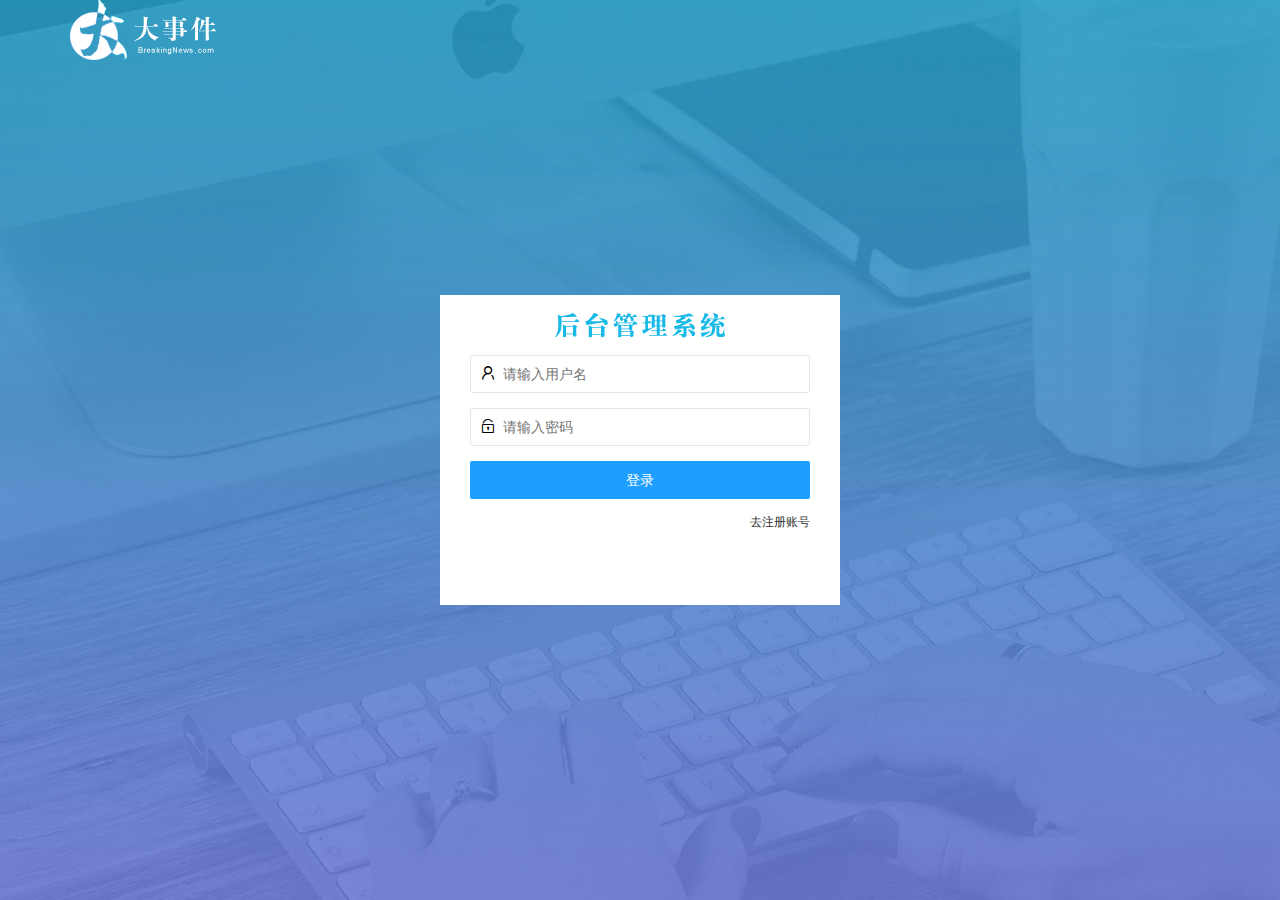
<file: login.html>
<!DOCTYPE html>
<html lang="en">

<head>
    <meta charset="UTF-8">
    <meta http-equiv="X-UA-Compatible" content="IE=edge">
    <meta name="viewport" content="width=device-width, initial-scale=1.0">
    <title>大事件-登录/注册</title>
    <!-- 导入login.css -->
    <link rel="stylesheet" href="./assets/css/login.css">
    <!-- 导入layui.css -->
    <link rel="stylesheet" href="./assets/lib/layui/css/layui.css">

</head>

<body>
    <!-- 头部的logo区域 -->
    <div class="layui-main">
        <!-- logo部分 -->
        <img src="./assets/images/logo.png" class="img-responsive" alt="Image">
    </div>
    <!-- 登录注册区域 -->
    <div class="loginBox">
        <!-- 标题部分 -->
        <div class="titleBox">

        </div>
        <!-- 登录区域 -->
        <div class="toLogin">
            <!-- 登录的表单区域 -->
            <form class="layui-form" id="form_login">
                <!-- 账号 -->
                <div class="layui-form-item">
                    <i class="layui-icon layui-icon-username"></i>
                    <input type="text" name="username" required lay-verify="required" placeholder="请输入用户名"
                        autocomplete="off" class="layui-input">
                </div>
                <!-- 密码 -->
                <div class="layui-form-item">
                    <i class="layui-icon layui-icon-password"></i>
                    <input type="password" name="password" required lay-verify="required|pwd" placeholder="请输入密码"
                        autocomplete="off" class="layui-input">
                </div>
                <!-- 登录按钮 -->
                <div class="layui-form-item">
                    <!-- 表单提交按钮于普通按钮的区别 就是lay-submit属性 -->
                    <button class="layui-btn layui-btn-fluid layui-btn-normal" lay-submit>登录</button>
                </div>
                <div class="layui-form-item links">
                    <!-- javascript:;防止点a链接发生页面的跳转 -->
                    <a href="javascript:;" id="to_reg">去注册账号</a>
                </div>
            </form>

        </div>
        <!-- 注册区域 -->
        <div class="toReg">
            <form class="layui-form" id="form_reg">
                <!-- 账号 -->
                <div class="layui-form-item">
                    <i class="layui-icon layui-icon-username"></i>
                    <input type="text" name="username" required lay-verify="required" placeholder="请输入用户名"
                        autocomplete="off" class="layui-input">
                </div>
                <!-- 密码 -->
                <div class="layui-form-item">
                    <i class="layui-icon layui-icon-password"></i>
                    <input type="password" name="password" required lay-verify="required|pwd" placeholder="请输入密码"
                        autocomplete="off" class="layui-input">
                </div>
                <div class="layui-form-item">
                    <i class="layui-icon layui-icon-password"></i>
                    <input type="password" name="repassword" required lay-verify="required|pwd|repwd"
                        placeholder="请再次确认密码" autocomplete="off" class="layui-input">
                </div>
                <!-- 注册按钮 -->
                <div class="layui-form-item">
                    <!-- 表单提交按钮于普通按钮的区别 就是lay-submit属性 -->
                    <button class="layui-btn layui-btn-fluid layui-btn-normal" lay-submit>注册</button>
                </div>
                <div class="layui-form-item links">
                    <!-- javascript:;防止点a链接发生页面的跳转 -->
                    <a href="javascript:;" id="to_login">去登录</a>

                </div>
            </form>
        </div>
    </div>
    <!-- 导入layui.js -->
    <script src="./assets/lib/layui/layui.all.js"></script>
    <!-- 导入jquery -->
    <script src="./assets/lib/jquery.js"></script>
    <!-- 导入baseAPI.js -->
    <script src="./assets/js/baseAPI.js"></script>
    <!-- 导入login.js -->
    <script src="./assets/js/login.js"></script>

</body>

</html>
</file>
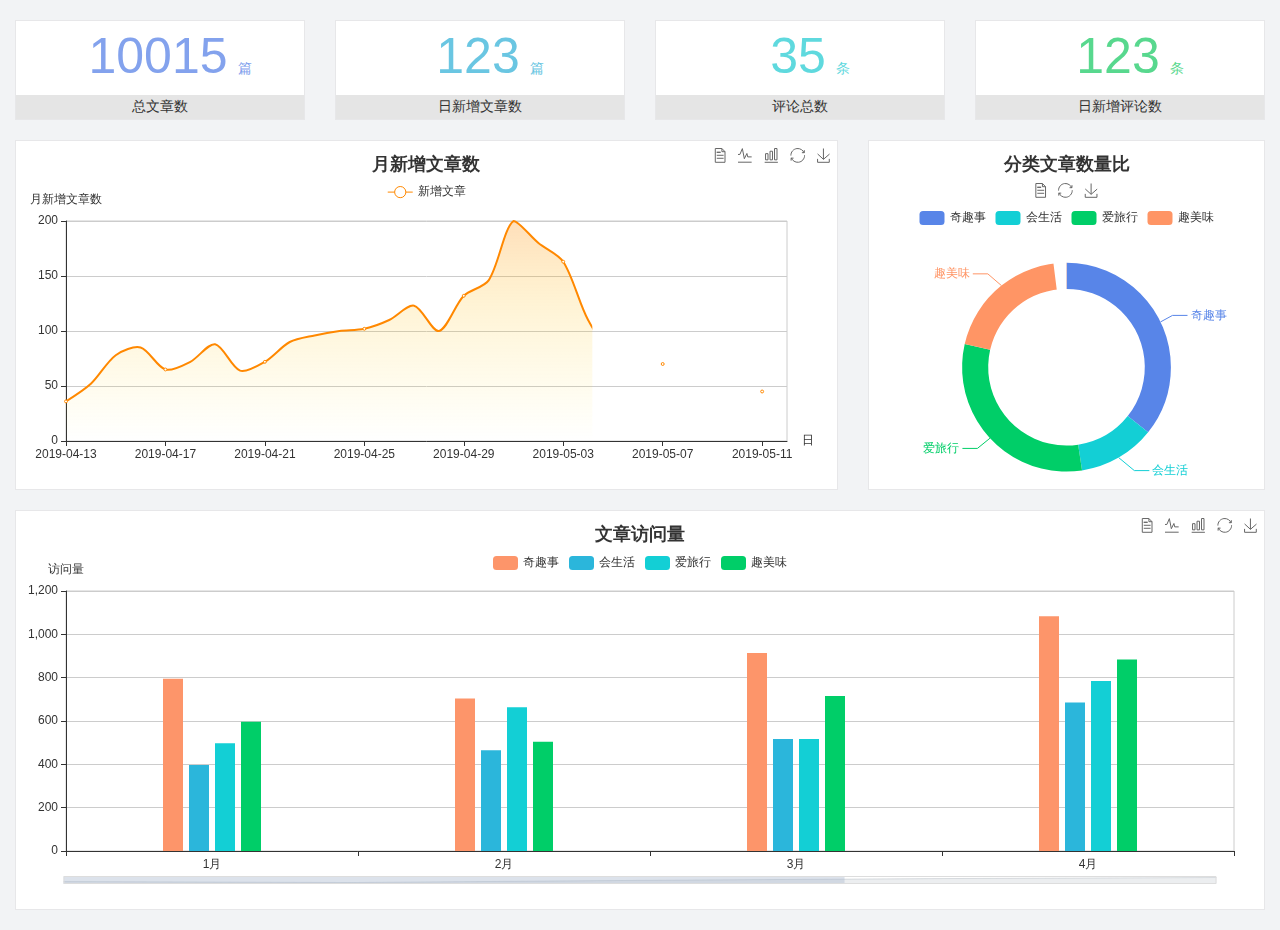
<file: home/dashboard.html>
<!DOCTYPE html>
<html lang="en">

<head>
  <meta charset="UTF-8">
  <meta name="viewport" content="width=device-width, initial-scale=1.0">
  <meta http-equiv="X-UA-Compatible" content="ie=edge">
  <title>图表统计</title>
  <link rel="stylesheet" href="../assets/lib/bootstrap.css" />
  <link rel="stylesheet" href="../assets/lib/main.css" />
  <script src="../assets/lib/jquery.js"></script>
  <script type="text/javascript" src="../assets/lib/echarts.min.js"></script>
</head>

<body>
  <div class="container-fluid">
    <div class="row spannel_list">
      <div class="col-sm-3 col-xs-6">
        <div class="spannel">
          <em>10015</em><span>篇</span>
          <b>总文章数</b>
        </div>
      </div>
      <div class="col-sm-3 col-xs-6">
        <div class="spannel scolor01">
          <em>123</em><span>篇</span>
          <b>日新增文章数</b>
        </div>
      </div>
      <div class="col-sm-3 col-xs-6">
        <div class="spannel scolor02">
          <em>35</em><span>条</span>
          <b>评论总数</b>
        </div>
      </div>
      <div class="col-sm-3 col-xs-6">
        <div class="spannel scolor03">
          <em>123</em><span>条</span>
          <b>日新增评论数</b>
        </div>
      </div>
    </div>
  </div>

  <div class="container-fluid">
    <div class="row curve-pie">
      <div class="col-lg-8 col-md-8">
        <div class="gragh_pannel" id="curve_show"></div>
      </div>
      <div class="col-lg-4 col-md-4">
        <div class="gragh_pannel" id="pie_show"></div>
      </div>
    </div>
  </div>

  <div class="container-fluid">
    <div class="column_pannel" id="column_show"></div>
  </div>

  <script>
    var oChart = echarts.init(document.getElementById('curve_show'));
    var aList_all = [
      { 'count': 36, 'date': '2019-04-13' },
      { 'count': 52, 'date': '2019-04-14' },
      { 'count': 78, 'date': '2019-04-15' },
      { 'count': 85, 'date': '2019-04-16' },
      { 'count': 65, 'date': '2019-04-17' },
      { 'count': 72, 'date': '2019-04-18' },
      { 'count': 88, 'date': '2019-04-19' },
      { 'count': 64, 'date': '2019-04-20' },
      { 'count': 72, 'date': '2019-04-21' },
      { 'count': 90, 'date': '2019-04-22' },
      { 'count': 96, 'date': '2019-04-23' },
      { 'count': 100, 'date': '2019-04-24' },
      { 'count': 102, 'date': '2019-04-25' },
      { 'count': 110, 'date': '2019-04-26' },
      { 'count': 123, 'date': '2019-04-27' },
      { 'count': 100, 'date': '2019-04-28' },
      { 'count': 132, 'date': '2019-04-29' },
      { 'count': 146, 'date': '2019-04-30' },
      { 'count': 200, 'date': '2019-05-01' },
      { 'count': 180, 'date': '2019-05-02' },
      { 'count': 163, 'date': '2019-05-03' },
      { 'count': 110, 'date': '2019-05-04' },
      { 'count': 80, 'date': '2019-05-05' },
      { 'count': 82, 'date': '2019-05-06' },
      { 'count': 70, 'date': '2019-05-07' },
      { 'count': 65, 'date': '2019-05-08' },
      { 'count': 54, 'date': '2019-05-09' },
      { 'count': 40, 'date': '2019-05-10' },
      { 'count': 45, 'date': '2019-05-11' },
      { 'count': 38, 'date': '2019-05-12' },
    ];

    let aCount = [];
    let aDate = [];

    for (var i = 0; i < aList_all.length; i++) {
      aCount.push(aList_all[i].count);
      aDate.push(aList_all[i].date);
    }

    var chartopt = {
      title: {
        text: '月新增文章数',
        left: 'center',
        top: '10'
      },
      tooltip: {
        trigger: 'axis'
      },
      legend: {
        data: ['新增文章'],
        top: '40'
      },
      toolbox: {
        show: true,
        feature: {
          mark: { show: true },
          dataView: { show: true, readOnly: false },
          magicType: { show: true, type: ['line', 'bar'] },
          restore: { show: true },
          saveAsImage: { show: true }
        }
      },
      calculable: true,
      xAxis: [
        {
          name: '日',
          type: 'category',
          boundaryGap: false,
          data: aDate
        }
      ],
      yAxis: [
        {
          name: '月新增文章数',
          type: 'value'
        }
      ],
      series: [
        {
          name: '新增文章',
          type: 'line',
          smooth: true,
          itemStyle: { normal: { areaStyle: { type: 'default' }, color: '#f80' }, lineStyle: { color: '#f80' } },
          data: aCount
        }],
      areaStyle: {
        normal: {
          color: new echarts.graphic.LinearGradient(0, 0, 0, 1, [{
            offset: 0,
            color: 'rgba(255,136,0,0.39)'
          }, {
            offset: .34,
            color: 'rgba(255,180,0,0.25)'
          }, {
            offset: 1,
            color: 'rgba(255,222,0,0.00)'
          }])

        }
      },
      grid: {
        show: true,
        x: 50,
        x2: 50,
        y: 80,
        height: 220
      }
    };

    oChart.setOption(chartopt);


    var oPie = echarts.init(document.getElementById('pie_show'));
    var oPieopt =
    {
      title: {
        top: 10,
        text: '分类文章数量比',
        x: 'center'
      },
      tooltip: {
        trigger: 'item',
        formatter: "{a} <br/>{b} : {c} ({d}%)"
      },
      color: ['#5885e8', '#13cfd5', '#00ce68', '#ff9565'],
      legend: {
        x: 'center',
        top: 65,
        data: ['奇趣事', '会生活', '爱旅行', '趣美味']
      },
      toolbox: {
        show: true,
        x: 'center',
        top: 35,
        feature: {
          mark: { show: true },
          dataView: { show: true, readOnly: false },
          magicType: {
            show: true,
            type: ['pie', 'funnel'],
            option: {
              funnel: {
                x: '25%',
                width: '50%',
                funnelAlign: 'left',
                max: 1548
              }
            }
          },
          restore: { show: true },
          saveAsImage: { show: true }
        }
      },
      calculable: true,
      series: [
        {
          name: '访问来源',
          type: 'pie',
          radius: ['45%', '60%'],
          center: ['50%', '65%'],
          data: [
            { value: 300, name: '奇趣事' },
            { value: 100, name: '会生活' },
            { value: 260, name: '爱旅行' },
            { value: 180, name: '趣美味' }
          ]
        }
      ]
    };
    oPie.setOption(oPieopt);



    var oColumn = this.echarts.init(document.getElementById('column_show'));
    var oColumnopt =
    {
      title: {
        text: '文章访问量',
        left: 'center',
        top: '10'
      },
      tooltip: {
        trigger: 'axis'
      },
      legend: {
        data: ['奇趣事', '会生活', '爱旅行', '趣美味'],
        top: '40'
      },
      toolbox: {
        show: true,
        feature: {
          mark: { show: true },
          dataView: { show: true, readOnly: false },
          magicType: { show: true, type: ['line', 'bar'] },
          restore: { show: true },
          saveAsImage: { show: true }
        }
      },
      calculable: true,
      xAxis: [
        {
          type: 'category',
          data: ['1月', '2月', '3月', '4月', '5月']
        }
      ],
      yAxis: [
        {
          name: '访问量',
          type: 'value'
        }
      ],
      series: [
        {
          name: '奇趣事',
          type: 'bar',
          barWidth: 20,
          itemStyle: {
            normal: { areaStyle: { type: 'default' }, color: '#fd956a' }
          },
          data: [800, 708, 920, 1090, 1200]
        },
        {
          name: '会生活',
          type: 'bar',
          barWidth: 20,
          itemStyle: {
            normal: { areaStyle: { type: 'default' }, color: '#2bb6db' }
          },
          data: [400, 468, 520, 690, 800]
        },
        {
          name: '爱旅行',
          type: 'bar',
          barWidth: 20,
          itemStyle: {
            normal: { areaStyle: { type: 'default' }, color: '#13cfd5' }
          },
          data: [500, 668, 520, 790, 900]
        },
        {
          name: '趣美味',
          type: 'bar',
          barWidth: 20,
          itemStyle: {
            normal: { areaStyle: { type: 'default' }, color: '#00ce68' }
          },
          data: [600, 508, 720, 890, 1000]
        }
      ],
      grid: {
        show: true,
        x: 50,
        x2: 30,
        y: 80,
        height: 260
      },
      dataZoom: [//给x轴设置滚动条
        {
          start: 0,//默认为0
          end: 100 - 1000 / 31,//默认为100
          type: 'slider',
          show: true,
          xAxisIndex: [0],
          handleSize: 0,//滑动条的 左右2个滑动条的大小
          height: 8,//组件高度
          left: 45, //左边的距离
          right: 50,//右边的距离
          bottom: 26,//右边的距离
          handleColor: '#ddd',//h滑动图标的颜色
          handleStyle: {
            borderColor: "#cacaca",
            borderWidth: "1",
            shadowBlur: 2,
            background: "#ddd",
            shadowColor: "#ddd",
          }
        }]
    };
    oColumn.setOption(oColumnopt);
  </script>
</body>

</html>
</file>
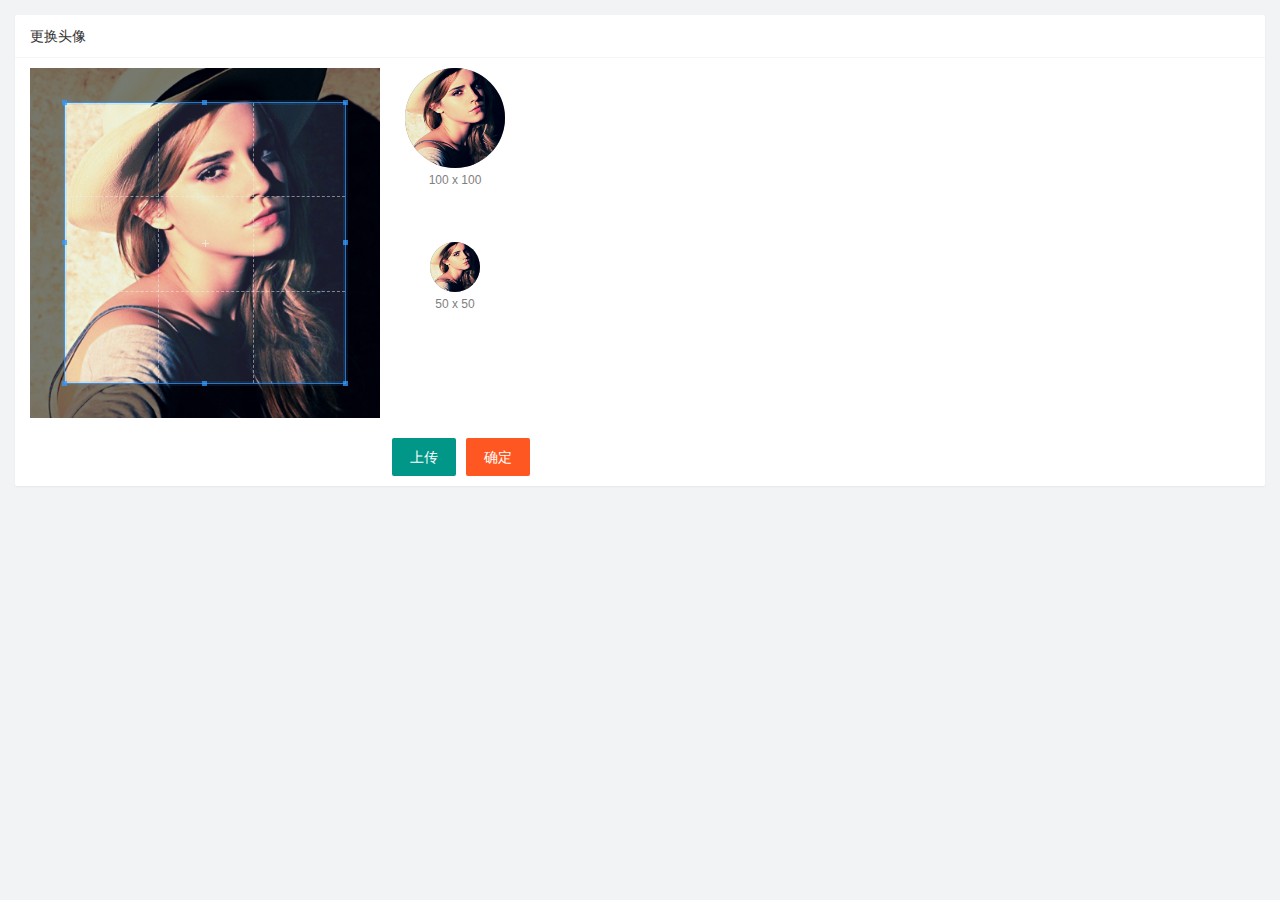
<file: user/user_avatar.html>
<!DOCTYPE html>
<html lang="en">

<head>
    <meta charset="UTF-8">
    <meta http-equiv="X-UA-Compatible" content="IE=edge">
    <meta name="viewport" content="width=device-width, initial-scale=1.0">
    <title>Document</title>
    <!-- 引入layui.css -->
    <link rel="stylesheet" href="../assets/lib/layui/css/layui.css">
    <link rel="stylesheet" href="../assets/lib/cropper/cropper.css" />
    <!-- 引入avater.css -->
    <link rel="stylesheet" href="../assets/css/user_avatar.css">
</head>

<body>
    <div class="layui-card">
        <div class="layui-card-header">更换头像</div>
        <div class="layui-card-body">
            <!-- 第一行的图片裁剪和预览区域 -->
            <div class="row1">
                <!-- 图片裁剪区域 -->
                <div class="cropper-box">
                    <!-- 这个 img 标签很重要，将来会把它初始化为裁剪区域 -->
                    <img id="image" src="../assets/images/sample.jpg" />
                </div>
                <!-- 图片的预览区域 -->
                <div class="preview-box">
                    <div>
                        <!-- 宽高为 100px 的预览区域 -->
                        <div class="img-preview w100"></div>
                        <p class="size">100 x 100</p>
                    </div>
                    <div>
                        <!-- 宽高为 50px 的预览区域 -->
                        <div class="img-preview w50"></div>
                        <p class="size">50 x 50</p>
                    </div>
                </div>
            </div>

            <!-- 第二行的按钮区域 -->
            <div class="row2">
                <!-- 文件选择框 accept指定运行选择什么文件的类型-->
                <input type="file" id="file" accept="image/png,image/jpeg">
                <button type="button" class="layui-btn" id="choose_btn">上传</button>
                <button type="button" id="btn_sure" class="layui-btn layui-btn-danger">确定</button>
            </div>
        </div>
    </div>
    <script src="../assets/lib/layui/layui.all.js"></script>
    <script src="../assets/lib/jquery.js"></script>
    <script src="../assets/js/baseAPI.js"></script>
    <script src="../assets/lib/cropper/Cropper.js"></script>
    <script src="../assets/lib/cropper/jquery-cropper.js"></script>
    <script src="../assets/js/user_avatar.js"></script>
</body>

</html>
</file>
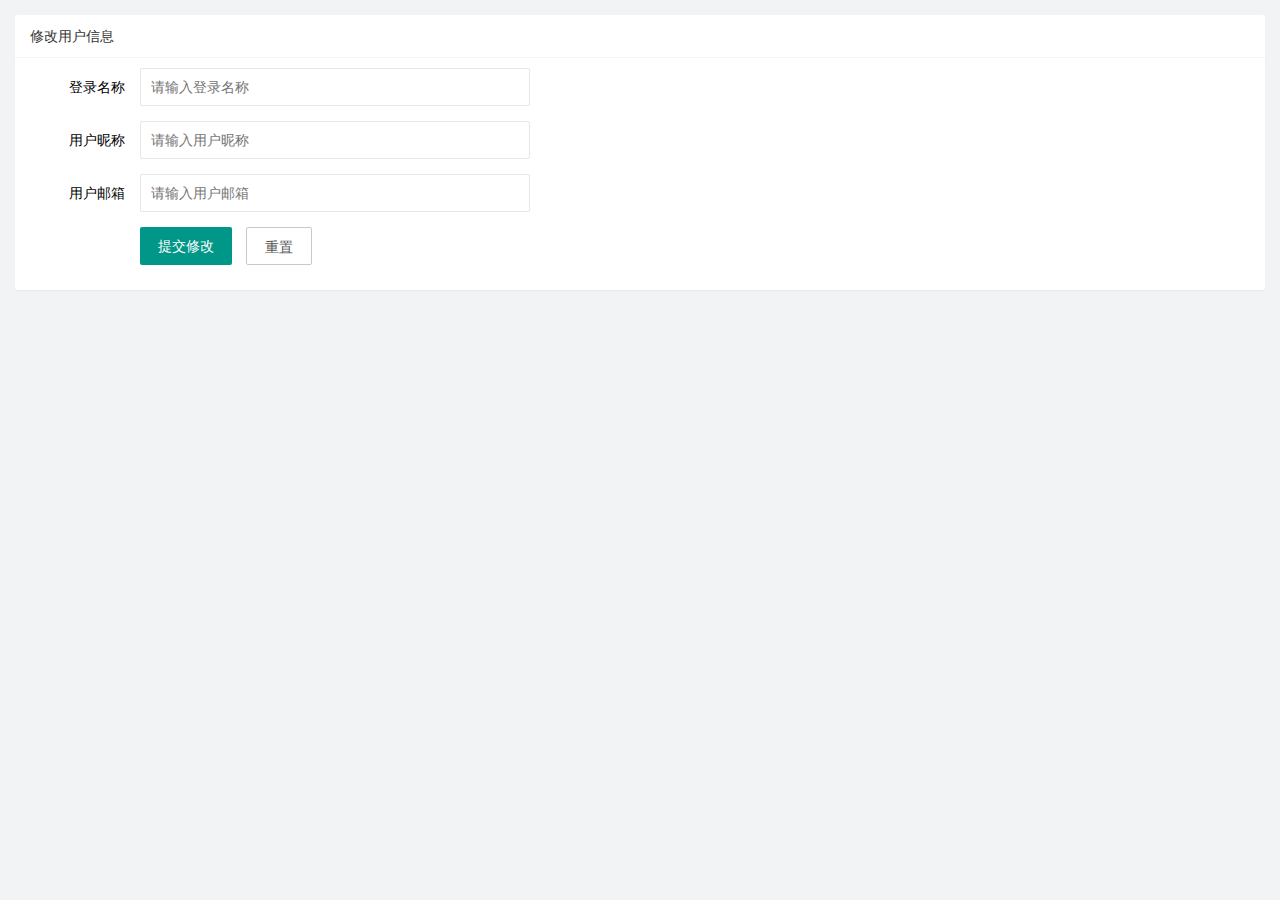
<file: user/user_info.html>
<!DOCTYPE html>
<html lang="en">

<head>
    <meta charset="UTF-8">
    <meta http-equiv="X-UA-Compatible" content="IE=edge">
    <meta name="viewport" content="width=device-width, initial-scale=1.0">
    <title>Document</title>
    <!-- 导入layui.css -->
    <link rel="stylesheet" href="../assets/lib/layui/css/layui.css">
    <!-- 导入user_info.css -->
    <link rel="stylesheet" href="../assets/css/user_info.css">
</head>

<body>
    <!-- 卡片区域 -->
    <div class="layui-card">
        <div class="layui-card-header">修改用户信息</div>
        <div class="layui-card-body">
            <!-- form表单区域 -->
            <form class="layui-form" lay-filter="formInfo">
                <!-- 隐藏域 -->
                <input type="hidden" name="id">
                <div class="layui-form-item">
                    <label class="layui-form-label">登录名称</label>
                    <div class="layui-input-block">
                        <input type="text" name="username" required lay-verify="required" placeholder="请输入登录名称"
                            autocomplete="off" class="layui-input" readonly>
                    </div>
                </div>
                <div class="layui-form-item">
                    <label class="layui-form-label">用户昵称</label>
                    <div class="layui-input-block">
                        <input type="text" name="nickname" required lay-verify="required|nickname" placeholder="请输入用户昵称"
                            autocomplete="off" class="layui-input">
                    </div>
                </div>
                <div class="layui-form-item">
                    <label class="layui-form-label">用户邮箱</label>
                    <div class="layui-input-block">
                        <input type="text" name="email" required lay-verify="required|email" placeholder="请输入用户邮箱"
                            autocomplete="off" class="layui-input">
                    </div>
                </div>
                <div class="layui-form-item">
                    <div class="layui-input-block">
                        <button class="layui-btn" lay-submit lay-filter="formDemo">提交修改</button>
                        <button type="reset" class="layui-btn layui-btn-primary" id="btnReset">重置</button>
                    </div>
                </div>
            </form>
        </div>
    </div>
    <!-- 导入layui.js -->
    <script src="../assets/lib/layui/layui.all.js"></script>
    <!-- 导入jquery.js -->
    <script src="../assets/lib/jquery.js"></script>
    <!-- 导入baseAPI -->
    <script src="../assets/js/baseAPI.js"></script>
    <!-- 导入user_info.js -->
    <script src="../assets/js/user_info.js"></script>
</body>

</html>
</file>
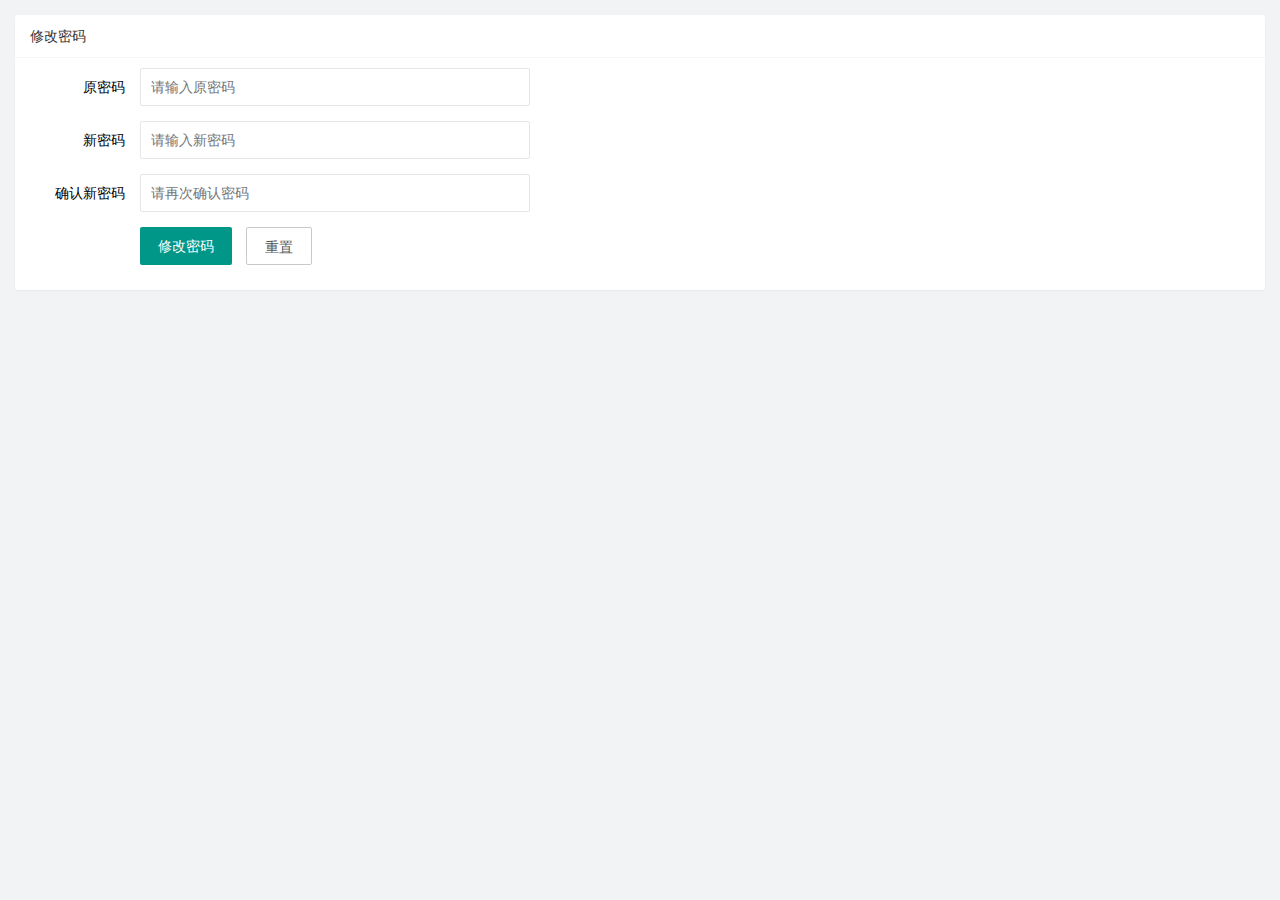
<file: user/user_pwd.html>
<!DOCTYPE html>
<html lang="en">

<head>
    <meta charset="UTF-8">
    <meta http-equiv="X-UA-Compatible" content="IE=edge">
    <meta name="viewport" content="width=device-width, initial-scale=1.0">
    <title>Document</title>
    <!-- 导入layui.css -->
    <link rel="stylesheet" href="../assets/lib/layui/css/layui.css">
    <!-- 导入user_pwd.css -->
    <link rel="stylesheet" href="../assets/css/user_pwd.css">
</head>

<body>
    <div class="layui-card">
        <div class="layui-card-header">修改密码</div>
        <div class="layui-card-body">
            <form class="layui-form" action="">
                <div class="layui-form-item">
                    <label class="layui-form-label">原密码</label>
                    <div class="layui-input-block">
                        <input type="password" name="oldPwd" required lay-verify="required|pwd" placeholder="请输入原密码"
                            autocomplete="off" class="layui-input">
                    </div>
                </div>
                <div class="layui-form-item">
                    <label class="layui-form-label">新密码</label>
                    <div class="layui-input-block">
                        <input type="password" name="newPwd" required lay-verify="required|pwd|samePwd"
                            placeholder="请输入新密码" autocomplete="off" class="layui-input">
                    </div>
                </div>
                <div class="layui-form-item">
                    <label class="layui-form-label">确认新密码</label>
                    <div class="layui-input-block">
                        <input type="password" name="rePwd" required lay-verify="required|pwd|rePwd"
                            placeholder="请再次确认密码" autocomplete="off" class="layui-input">
                    </div>
                </div>
                <div class="layui-form-item">
                    <div class="layui-input-block">
                        <button class="layui-btn" lay-submit lay-filter="formDemo">修改密码</button>
                        <button type="reset" class="layui-btn layui-btn-primary">重置</button>
                    </div>
                </div>
            </form>
        </div>
    </div>
    <!-- 导入layui.js -->
    <script src="../assets/lib/layui/layui.all.js"></script>
    <!-- 导入jquery -->
    <script src="../assets/lib/jquery.js"></script>
    <!-- 导入baseAPI.js -->
    <script src="../assets/js/baseAPI.js"></script>
    <!-- 导入user_pwd.js -->
    <script src="../assets/js/user_pwd.js"></script>
</body>

</html>
</file>
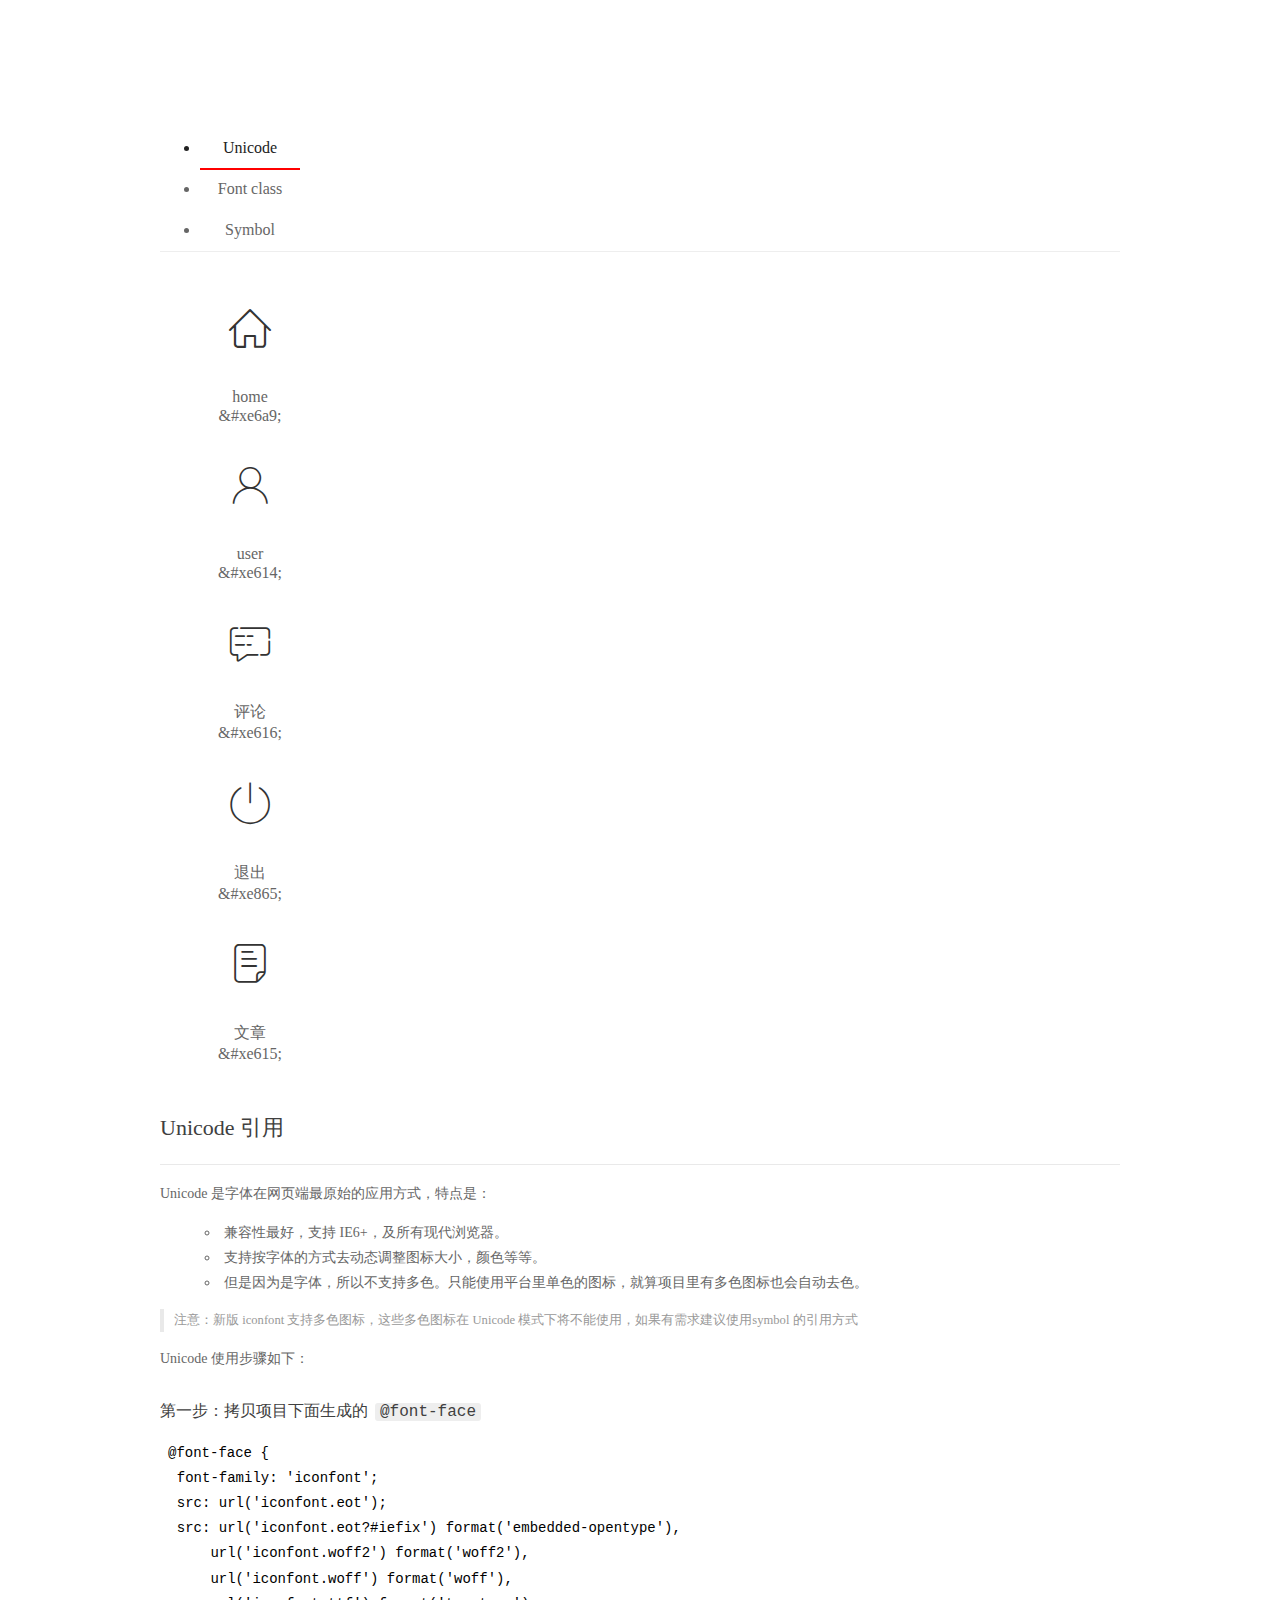
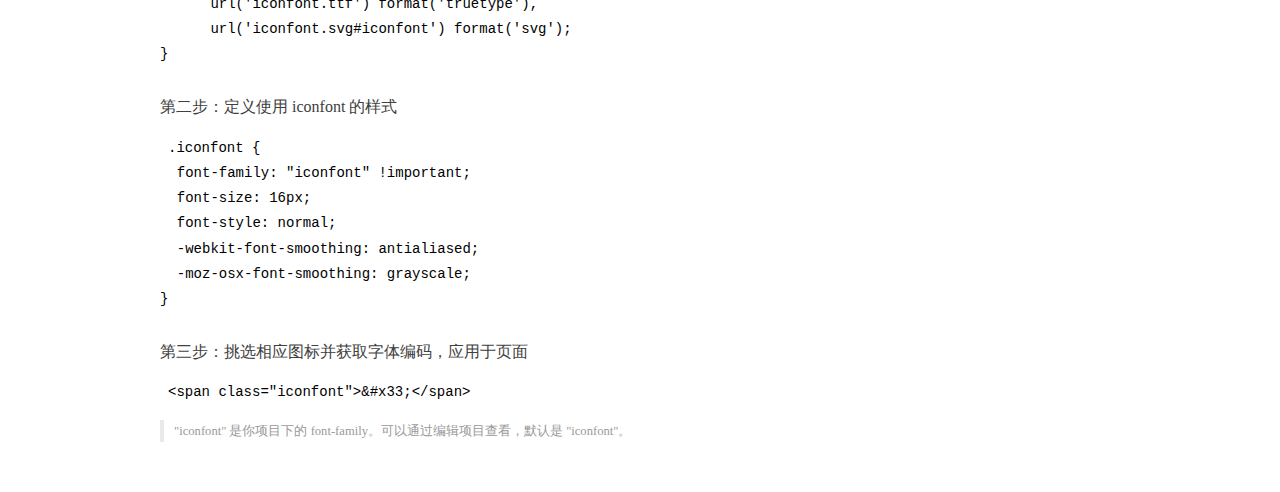
<file: assets/fonts/demo_index.html>
<!DOCTYPE html>
<html>
<head>
  <meta charset="utf-8"/>
  <title>IconFont Demo</title>
  <link rel="shortcut icon" href="https://gtms04.alicdn.com/tps/i4/TB1_oz6GVXXXXaFXpXXJDFnIXXX-64-64.ico" type="image/x-icon"/>
  <link rel="stylesheet" href="https://g.alicdn.com/thx/cube/1.3.2/cube.min.css">
  <link rel="stylesheet" href="demo.css">
  <link rel="stylesheet" href="iconfont.css">
  <script src="iconfont.js"></script>
  <!-- jQuery -->
  <script src="https://a1.alicdn.com/oss/uploads/2018/12/26/7bfddb60-08e8-11e9-9b04-53e73bb6408b.js"></script>
  <!-- 代码高亮 -->
  <script src="https://a1.alicdn.com/oss/uploads/2018/12/26/a3f714d0-08e6-11e9-8a15-ebf944d7534c.js"></script>
</head>
<body>
  <div class="main">
    <h1 class="logo"><a href="https://www.iconfont.cn/" title="iconfont 首页" target="_blank">&#xe86b;</a></h1>
    <div class="nav-tabs">
      <ul id="tabs" class="dib-box">
        <li class="dib active"><span>Unicode</span></li>
        <li class="dib"><span>Font class</span></li>
        <li class="dib"><span>Symbol</span></li>
      </ul>
      
    </div>
    <div class="tab-container">
      <div class="content unicode" style="display: block;">
          <ul class="icon_lists dib-box">
          
            <li class="dib">
              <span class="icon iconfont">&#xe6a9;</span>
                <div class="name">home</div>
                <div class="code-name">&amp;#xe6a9;</div>
              </li>
          
            <li class="dib">
              <span class="icon iconfont">&#xe614;</span>
                <div class="name">user</div>
                <div class="code-name">&amp;#xe614;</div>
              </li>
          
            <li class="dib">
              <span class="icon iconfont">&#xe616;</span>
                <div class="name">评论</div>
                <div class="code-name">&amp;#xe616;</div>
              </li>
          
            <li class="dib">
              <span class="icon iconfont">&#xe865;</span>
                <div class="name">退出</div>
                <div class="code-name">&amp;#xe865;</div>
              </li>
          
            <li class="dib">
              <span class="icon iconfont">&#xe615;</span>
                <div class="name">文章</div>
                <div class="code-name">&amp;#xe615;</div>
              </li>
          
          </ul>
          <div class="article markdown">
          <h2 id="unicode-">Unicode 引用</h2>
          <hr>

          <p>Unicode 是字体在网页端最原始的应用方式，特点是：</p>
          <ul>
            <li>兼容性最好，支持 IE6+，及所有现代浏览器。</li>
            <li>支持按字体的方式去动态调整图标大小，颜色等等。</li>
            <li>但是因为是字体，所以不支持多色。只能使用平台里单色的图标，就算项目里有多色图标也会自动去色。</li>
          </ul>
          <blockquote>
            <p>注意：新版 iconfont 支持多色图标，这些多色图标在 Unicode 模式下将不能使用，如果有需求建议使用symbol 的引用方式</p>
          </blockquote>
          <p>Unicode 使用步骤如下：</p>
          <h3 id="-font-face">第一步：拷贝项目下面生成的 <code>@font-face</code></h3>
<pre><code class="language-css"
>@font-face {
  font-family: 'iconfont';
  src: url('iconfont.eot');
  src: url('iconfont.eot?#iefix') format('embedded-opentype'),
      url('iconfont.woff2') format('woff2'),
      url('iconfont.woff') format('woff'),
      url('iconfont.ttf') format('truetype'),
      url('iconfont.svg#iconfont') format('svg');
}
</code></pre>
          <h3 id="-iconfont-">第二步：定义使用 iconfont 的样式</h3>
<pre><code class="language-css"
>.iconfont {
  font-family: "iconfont" !important;
  font-size: 16px;
  font-style: normal;
  -webkit-font-smoothing: antialiased;
  -moz-osx-font-smoothing: grayscale;
}
</code></pre>
          <h3 id="-">第三步：挑选相应图标并获取字体编码，应用于页面</h3>
<pre>
<code class="language-html"
>&lt;span class="iconfont"&gt;&amp;#x33;&lt;/span&gt;
</code></pre>
          <blockquote>
            <p>"iconfont" 是你项目下的 font-family。可以通过编辑项目查看，默认是 "iconfont"。</p>
          </blockquote>
          </div>
      </div>
      <div class="content font-class">
        <ul class="icon_lists dib-box">
          
          <li class="dib">
            <span class="icon iconfont icon-home"></span>
            <div class="name">
              home
            </div>
            <div class="code-name">.icon-home
            </div>
          </li>
          
          <li class="dib">
            <span class="icon iconfont icon-user"></span>
            <div class="name">
              user
            </div>
            <div class="code-name">.icon-user
            </div>
          </li>
          
          <li class="dib">
            <span class="icon iconfont icon-pinglun"></span>
            <div class="name">
              评论
            </div>
            <div class="code-name">.icon-pinglun
            </div>
          </li>
          
          <li class="dib">
            <span class="icon iconfont icon-tuichu"></span>
            <div class="name">
              退出
            </div>
            <div class="code-name">.icon-tuichu
            </div>
          </li>
          
          <li class="dib">
            <span class="icon iconfont icon-16"></span>
            <div class="name">
              文章
            </div>
            <div class="code-name">.icon-16
            </div>
          </li>
          
        </ul>
        <div class="article markdown">
        <h2 id="font-class-">font-class 引用</h2>
        <hr>

        <p>font-class 是 Unicode 使用方式的一种变种，主要是解决 Unicode 书写不直观，语意不明确的问题。</p>
        <p>与 Unicode 使用方式相比，具有如下特点：</p>
        <ul>
          <li>兼容性良好，支持 IE8+，及所有现代浏览器。</li>
          <li>相比于 Unicode 语意明确，书写更直观。可以很容易分辨这个 icon 是什么。</li>
          <li>因为使用 class 来定义图标，所以当要替换图标时，只需要修改 class 里面的 Unicode 引用。</li>
          <li>不过因为本质上还是使用的字体，所以多色图标还是不支持的。</li>
        </ul>
        <p>使用步骤如下：</p>
        <h3 id="-fontclass-">第一步：引入项目下面生成的 fontclass 代码：</h3>
<pre><code class="language-html">&lt;link rel="stylesheet" href="./iconfont.css"&gt;
</code></pre>
        <h3 id="-">第二步：挑选相应图标并获取类名，应用于页面：</h3>
<pre><code class="language-html">&lt;span class="iconfont icon-xxx"&gt;&lt;/span&gt;
</code></pre>
        <blockquote>
          <p>"
            iconfont" 是你项目下的 font-family。可以通过编辑项目查看，默认是 "iconfont"。</p>
        </blockquote>
      </div>
      </div>
      <div class="content symbol">
          <ul class="icon_lists dib-box">
          
            <li class="dib">
                <svg class="icon svg-icon" aria-hidden="true">
                  <use xlink:href="#icon-home"></use>
                </svg>
                <div class="name">home</div>
                <div class="code-name">#icon-home</div>
            </li>
          
            <li class="dib">
                <svg class="icon svg-icon" aria-hidden="true">
                  <use xlink:href="#icon-user"></use>
                </svg>
                <div class="name">user</div>
                <div class="code-name">#icon-user</div>
            </li>
          
            <li class="dib">
                <svg class="icon svg-icon" aria-hidden="true">
                  <use xlink:href="#icon-pinglun"></use>
                </svg>
                <div class="name">评论</div>
                <div class="code-name">#icon-pinglun</div>
            </li>
          
            <li class="dib">
                <svg class="icon svg-icon" aria-hidden="true">
                  <use xlink:href="#icon-tuichu"></use>
                </svg>
                <div class="name">退出</div>
                <div class="code-name">#icon-tuichu</div>
            </li>
          
            <li class="dib">
                <svg class="icon svg-icon" aria-hidden="true">
                  <use xlink:href="#icon-16"></use>
                </svg>
                <div class="name">文章</div>
                <div class="code-name">#icon-16</div>
            </li>
          
          </ul>
          <div class="article markdown">
          <h2 id="symbol-">Symbol 引用</h2>
          <hr>

          <p>这是一种全新的使用方式，应该说这才是未来的主流，也是平台目前推荐的用法。相关介绍可以参考这篇<a href="">文章</a>
            这种用法其实是做了一个 SVG 的集合，与另外两种相比具有如下特点：</p>
          <ul>
            <li>支持多色图标了，不再受单色限制。</li>
            <li>通过一些技巧，支持像字体那样，通过 <code>font-size</code>, <code>color</code> 来调整样式。</li>
            <li>兼容性较差，支持 IE9+，及现代浏览器。</li>
            <li>浏览器渲染 SVG 的性能一般，还不如 png。</li>
          </ul>
          <p>使用步骤如下：</p>
          <h3 id="-symbol-">第一步：引入项目下面生成的 symbol 代码：</h3>
<pre><code class="language-html">&lt;script src="./iconfont.js"&gt;&lt;/script&gt;
</code></pre>
          <h3 id="-css-">第二步：加入通用 CSS 代码（引入一次就行）：</h3>
<pre><code class="language-html">&lt;style&gt;
.icon {
  width: 1em;
  height: 1em;
  vertical-align: -0.15em;
  fill: currentColor;
  overflow: hidden;
}
&lt;/style&gt;
</code></pre>
          <h3 id="-">第三步：挑选相应图标并获取类名，应用于页面：</h3>
<pre><code class="language-html">&lt;svg class="icon" aria-hidden="true"&gt;
  &lt;use xlink:href="#icon-xxx"&gt;&lt;/use&gt;
&lt;/svg&gt;
</code></pre>
          </div>
      </div>

    </div>
  </div>
  <script>
  $(document).ready(function () {
      $('.tab-container .content:first').show()

      $('#tabs li').click(function (e) {
        var tabContent = $('.tab-container .content')
        var index = $(this).index()

        if ($(this).hasClass('active')) {
          return
        } else {
          $('#tabs li').removeClass('active')
          $(this).addClass('active')

          tabContent.hide().eq(index).fadeIn()
        }
      })
    })
  </script>
</body>
</html>
</file>
<file: assets/css/login.css>
html,
body {
    margin: 0;
    padding: 0;
    height: 100%;
    width: 100%;
    /* 不平铺 居中 */
    background: url(../images/login_bg.jpg) no-repeat center;
    /* ;图片保持比例放大或缩小使X轴与Y轴都铺满整个容器，但图片超出容器部分会被裁剪掉，图片不变形 */
    background-size: cover;
}

/* 登录注册区域样式 */
.loginBox {
    position: absolute;
    left: 50%;
    top: 50%;
    transform: translate(-50%, -50%);
    width: 400px;
    height: 310px;
    background-color: #fff;

}

/* 标题部分 */
.titleBox {
    height: 60px;
    background: url(../images/login_title.png) no-repeat center;
}

/* 注册区域 */
.toReg {
    /* 默认隐藏 */
    display: none;

}

/* 表单区域 */
.layui-form {
    padding: 0 30px;
}

/* 去注册 */
.links {
    display: flex;
    justify-content: flex-end;

}

.links a {
    font-size: 12px;
}

.layui-form-item {
    position: relative;
}

.layui-form-item .layui-input {
    padding-left: 32px;
}

.layui-icon {
    position: absolute;
    left: 10px;
    top: 10px;
}
</file>
<file: assets/lib/layui/css/layui.css>
/** layui-v2.5.5 MIT License By https://www.layui.com */
 .layui-inline,img{display:inline-block;vertical-align:middle}h1,h2,h3,h4,h5,h6{font-weight:400}.layui-edge,.layui-header,.layui-inline,.layui-main{position:relative}.layui-body,.layui-edge,.layui-elip{overflow:hidden}.layui-btn,.layui-edge,.layui-inline,img{vertical-align:middle}.layui-btn,.layui-disabled,.layui-icon,.layui-unselect{-moz-user-select:none;-webkit-user-select:none;-ms-user-select:none}.layui-elip,.layui-form-checkbox span,.layui-form-pane .layui-form-label{text-overflow:ellipsis;white-space:nowrap}.layui-breadcrumb,.layui-tree-btnGroup{visibility:hidden}blockquote,body,button,dd,div,dl,dt,form,h1,h2,h3,h4,h5,h6,input,li,ol,p,pre,td,textarea,th,ul{margin:0;padding:0;-webkit-tap-highlight-color:rgba(0,0,0,0)}a:active,a:hover{outline:0}img{border:none}li{list-style:none}table{border-collapse:collapse;border-spacing:0}h4,h5,h6{font-size:100%}button,input,optgroup,option,select,textarea{font-family:inherit;font-size:inherit;font-style:inherit;font-weight:inherit;outline:0}pre{white-space:pre-wrap;white-space:-moz-pre-wrap;white-space:-pre-wrap;white-space:-o-pre-wrap;word-wrap:break-word}body{line-height:24px;font:14px Helvetica Neue,Helvetica,PingFang SC,Tahoma,Arial,sans-serif}hr{height:1px;margin:10px 0;border:0;clear:both}a{color:#333;text-decoration:none}a:hover{color:#777}a cite{font-style:normal;*cursor:pointer}.layui-border-box,.layui-border-box *{box-sizing:border-box}.layui-box,.layui-box *{box-sizing:content-box}.layui-clear{clear:both;*zoom:1}.layui-clear:after{content:'\20';clear:both;*zoom:1;display:block;height:0}.layui-inline{*display:inline;*zoom:1}.layui-edge{display:inline-block;width:0;height:0;border-width:6px;border-style:dashed;border-color:transparent}.layui-edge-top{top:-4px;border-bottom-color:#999;border-bottom-style:solid}.layui-edge-right{border-left-color:#999;border-left-style:solid}.layui-edge-bottom{top:2px;border-top-color:#999;border-top-style:solid}.layui-edge-left{border-right-color:#999;border-right-style:solid}.layui-disabled,.layui-disabled:hover{color:#d2d2d2!important;cursor:not-allowed!important}.layui-circle{border-radius:100%}.layui-show{display:block!important}.layui-hide{display:none!important}@font-face{font-family:layui-icon;src:url(../font/iconfont.eot?v=250);src:url(../font/iconfont.eot?v=250#iefix) format('embedded-opentype'),url(../font/iconfont.woff2?v=250) format('woff2'),url(../font/iconfont.woff?v=250) format('woff'),url(../font/iconfont.ttf?v=250) format('truetype'),url(../font/iconfont.svg?v=250#layui-icon) format('svg')}.layui-icon{font-family:layui-icon!important;font-size:16px;font-style:normal;-webkit-font-smoothing:antialiased;-moz-osx-font-smoothing:grayscale}.layui-icon-reply-fill:before{content:"\e611"}.layui-icon-set-fill:before{content:"\e614"}.layui-icon-menu-fill:before{content:"\e60f"}.layui-icon-search:before{content:"\e615"}.layui-icon-share:before{content:"\e641"}.layui-icon-set-sm:before{content:"\e620"}.layui-icon-engine:before{content:"\e628"}.layui-icon-close:before{content:"\1006"}.layui-icon-close-fill:before{content:"\1007"}.layui-icon-chart-screen:before{content:"\e629"}.layui-icon-star:before{content:"\e600"}.layui-icon-circle-dot:before{content:"\e617"}.layui-icon-chat:before{content:"\e606"}.layui-icon-release:before{content:"\e609"}.layui-icon-list:before{content:"\e60a"}.layui-icon-chart:before{content:"\e62c"}.layui-icon-ok-circle:before{content:"\1005"}.layui-icon-layim-theme:before{content:"\e61b"}.layui-icon-table:before{content:"\e62d"}.layui-icon-right:before{content:"\e602"}.layui-icon-left:before{content:"\e603"}.layui-icon-cart-simple:before{content:"\e698"}.layui-icon-face-cry:before{content:"\e69c"}.layui-icon-face-smile:before{content:"\e6af"}.layui-icon-survey:before{content:"\e6b2"}.layui-icon-tree:before{content:"\e62e"}.layui-icon-upload-circle:before{content:"\e62f"}.layui-icon-add-circle:before{content:"\e61f"}.layui-icon-download-circle:before{content:"\e601"}.layui-icon-templeate-1:before{content:"\e630"}.layui-icon-util:before{content:"\e631"}.layui-icon-face-surprised:before{content:"\e664"}.layui-icon-edit:before{content:"\e642"}.layui-icon-speaker:before{content:"\e645"}.layui-icon-down:before{content:"\e61a"}.layui-icon-file:before{content:"\e621"}.layui-icon-layouts:before{content:"\e632"}.layui-icon-rate-half:before{content:"\e6c9"}.layui-icon-add-circle-fine:before{content:"\e608"}.layui-icon-prev-circle:before{content:"\e633"}.layui-icon-read:before{content:"\e705"}.layui-icon-404:before{content:"\e61c"}.layui-icon-carousel:before{content:"\e634"}.layui-icon-help:before{content:"\e607"}.layui-icon-code-circle:before{content:"\e635"}.layui-icon-water:before{content:"\e636"}.layui-icon-username:before{content:"\e66f"}.layui-icon-find-fill:before{content:"\e670"}.layui-icon-about:before{content:"\e60b"}.layui-icon-location:before{content:"\e715"}.layui-icon-up:before{content:"\e619"}.layui-icon-pause:before{content:"\e651"}.layui-icon-date:before{content:"\e637"}.layui-icon-layim-uploadfile:before{content:"\e61d"}.layui-icon-delete:before{content:"\e640"}.layui-icon-play:before{content:"\e652"}.layui-icon-top:before{content:"\e604"}.layui-icon-friends:before{content:"\e612"}.layui-icon-refresh-3:before{content:"\e9aa"}.layui-icon-ok:before{content:"\e605"}.layui-icon-layer:before{content:"\e638"}.layui-icon-face-smile-fine:before{content:"\e60c"}.layui-icon-dollar:before{content:"\e659"}.layui-icon-group:before{content:"\e613"}.layui-icon-layim-download:before{content:"\e61e"}.layui-icon-picture-fine:before{content:"\e60d"}.layui-icon-link:before{content:"\e64c"}.layui-icon-diamond:before{content:"\e735"}.layui-icon-log:before{content:"\e60e"}.layui-icon-rate-solid:before{content:"\e67a"}.layui-icon-fonts-del:before{content:"\e64f"}.layui-icon-unlink:before{content:"\e64d"}.layui-icon-fonts-clear:before{content:"\e639"}.layui-icon-triangle-r:before{content:"\e623"}.layui-icon-circle:before{content:"\e63f"}.layui-icon-radio:before{content:"\e643"}.layui-icon-align-center:before{content:"\e647"}.layui-icon-align-right:before{content:"\e648"}.layui-icon-align-left:before{content:"\e649"}.layui-icon-loading-1:before{content:"\e63e"}.layui-icon-return:before{content:"\e65c"}.layui-icon-fonts-strong:before{content:"\e62b"}.layui-icon-upload:before{content:"\e67c"}.layui-icon-dialogue:before{content:"\e63a"}.layui-icon-video:before{content:"\e6ed"}.layui-icon-headset:before{content:"\e6fc"}.layui-icon-cellphone-fine:before{content:"\e63b"}.layui-icon-add-1:before{content:"\e654"}.layui-icon-face-smile-b:before{content:"\e650"}.layui-icon-fonts-html:before{content:"\e64b"}.layui-icon-form:before{content:"\e63c"}.layui-icon-cart:before{content:"\e657"}.layui-icon-camera-fill:before{content:"\e65d"}.layui-icon-tabs:before{content:"\e62a"}.layui-icon-fonts-code:before{content:"\e64e"}.layui-icon-fire:before{content:"\e756"}.layui-icon-set:before{content:"\e716"}.layui-icon-fonts-u:before{content:"\e646"}.layui-icon-triangle-d:before{content:"\e625"}.layui-icon-tips:before{content:"\e702"}.layui-icon-picture:before{content:"\e64a"}.layui-icon-more-vertical:before{content:"\e671"}.layui-icon-flag:before{content:"\e66c"}.layui-icon-loading:before{content:"\e63d"}.layui-icon-fonts-i:before{content:"\e644"}.layui-icon-refresh-1:before{content:"\e666"}.layui-icon-rmb:before{content:"\e65e"}.layui-icon-home:before{content:"\e68e"}.layui-icon-user:before{content:"\e770"}.layui-icon-notice:before{content:"\e667"}.layui-icon-login-weibo:before{content:"\e675"}.layui-icon-voice:before{content:"\e688"}.layui-icon-upload-drag:before{content:"\e681"}.layui-icon-login-qq:before{content:"\e676"}.layui-icon-snowflake:before{content:"\e6b1"}.layui-icon-file-b:before{content:"\e655"}.layui-icon-template:before{content:"\e663"}.layui-icon-auz:before{content:"\e672"}.layui-icon-console:before{content:"\e665"}.layui-icon-app:before{content:"\e653"}.layui-icon-prev:before{content:"\e65a"}.layui-icon-website:before{content:"\e7ae"}.layui-icon-next:before{content:"\e65b"}.layui-icon-component:before{content:"\e857"}.layui-icon-more:before{content:"\e65f"}.layui-icon-login-wechat:before{content:"\e677"}.layui-icon-shrink-right:before{content:"\e668"}.layui-icon-spread-left:before{content:"\e66b"}.layui-icon-camera:before{content:"\e660"}.layui-icon-note:before{content:"\e66e"}.layui-icon-refresh:before{content:"\e669"}.layui-icon-female:before{content:"\e661"}.layui-icon-male:before{content:"\e662"}.layui-icon-password:before{content:"\e673"}.layui-icon-senior:before{content:"\e674"}.layui-icon-theme:before{content:"\e66a"}.layui-icon-tread:before{content:"\e6c5"}.layui-icon-praise:before{content:"\e6c6"}.layui-icon-star-fill:before{content:"\e658"}.layui-icon-rate:before{content:"\e67b"}.layui-icon-template-1:before{content:"\e656"}.layui-icon-vercode:before{content:"\e679"}.layui-icon-cellphone:before{content:"\e678"}.layui-icon-screen-full:before{content:"\e622"}.layui-icon-screen-restore:before{content:"\e758"}.layui-icon-cols:before{content:"\e610"}.layui-icon-export:before{content:"\e67d"}.layui-icon-print:before{content:"\e66d"}.layui-icon-slider:before{content:"\e714"}.layui-icon-addition:before{content:"\e624"}.layui-icon-subtraction:before{content:"\e67e"}.layui-icon-service:before{content:"\e626"}.layui-icon-transfer:before{content:"\e691"}.layui-main{width:1140px;margin:0 auto}.layui-header{z-index:1000;height:60px}.layui-header a:hover{transition:all .5s;-webkit-transition:all .5s}.layui-side{position:fixed;left:0;top:0;bottom:0;z-index:999;width:200px;overflow-x:hidden}.layui-side-scroll{position:relative;width:220px;height:100%;overflow-x:hidden}.layui-body{position:absolute;left:200px;right:0;top:0;bottom:0;z-index:998;width:auto;overflow-y:auto;box-sizing:border-box}.layui-layout-body{overflow:hidden}.layui-layout-admin .layui-header{background-color:#23262E}.layui-layout-admin .layui-side{top:60px;width:200px;overflow-x:hidden}.layui-layout-admin .layui-body{position:fixed;top:60px;bottom:44px}.layui-layout-admin .layui-main{width:auto;margin:0 15px}.layui-layout-admin .layui-footer{position:fixed;left:200px;right:0;bottom:0;height:44px;line-height:44px;padding:0 15px;background-color:#eee}.layui-layout-admin .layui-logo{position:absolute;left:0;top:0;width:200px;height:100%;line-height:60px;text-align:center;color:#009688;font-size:16px}.layui-layout-admin .layui-header .layui-nav{background:0 0}.layui-layout-left{position:absolute!important;left:200px;top:0}.layui-layout-right{position:absolute!important;right:0;top:0}.layui-container{position:relative;margin:0 auto;padding:0 15px;box-sizing:border-box}.layui-fluid{position:relative;margin:0 auto;padding:0 15px}.layui-row:after,.layui-row:before{content:'';display:block;clear:both}.layui-col-lg1,.layui-col-lg10,.layui-col-lg11,.layui-col-lg12,.layui-col-lg2,.layui-col-lg3,.layui-col-lg4,.layui-col-lg5,.layui-col-lg6,.layui-col-lg7,.layui-col-lg8,.layui-col-lg9,.layui-col-md1,.layui-col-md10,.layui-col-md11,.layui-col-md12,.layui-col-md2,.layui-col-md3,.layui-col-md4,.layui-col-md5,.layui-col-md6,.layui-col-md7,.layui-col-md8,.layui-col-md9,.layui-col-sm1,.layui-col-sm10,.layui-col-sm11,.layui-col-sm12,.layui-col-sm2,.layui-col-sm3,.layui-col-sm4,.layui-col-sm5,.layui-col-sm6,.layui-col-sm7,.layui-col-sm8,.layui-col-sm9,.layui-col-xs1,.layui-col-xs10,.layui-col-xs11,.layui-col-xs12,.layui-col-xs2,.layui-col-xs3,.layui-col-xs4,.layui-col-xs5,.layui-col-xs6,.layui-col-xs7,.layui-col-xs8,.layui-col-xs9{position:relative;display:block;box-sizing:border-box}.layui-col-xs1,.layui-col-xs10,.layui-col-xs11,.layui-col-xs12,.layui-col-xs2,.layui-col-xs3,.layui-col-xs4,.layui-col-xs5,.layui-col-xs6,.layui-col-xs7,.layui-col-xs8,.layui-col-xs9{float:left}.layui-col-xs1{width:8.33333333%}.layui-col-xs2{width:16.66666667%}.layui-col-xs3{width:25%}.layui-col-xs4{width:33.33333333%}.layui-col-xs5{width:41.66666667%}.layui-col-xs6{width:50%}.layui-col-xs7{width:58.33333333%}.layui-col-xs8{width:66.66666667%}.layui-col-xs9{width:75%}.layui-col-xs10{width:83.33333333%}.layui-col-xs11{width:91.66666667%}.layui-col-xs12{width:100%}.layui-col-xs-offset1{margin-left:8.33333333%}.layui-col-xs-offset2{margin-left:16.66666667%}.layui-col-xs-offset3{margin-left:25%}.layui-col-xs-offset4{margin-left:33.33333333%}.layui-col-xs-offset5{margin-left:41.66666667%}.layui-col-xs-offset6{margin-left:50%}.layui-col-xs-offset7{margin-left:58.33333333%}.layui-col-xs-offset8{margin-left:66.66666667%}.layui-col-xs-offset9{margin-left:75%}.layui-col-xs-offset10{margin-left:83.33333333%}.layui-col-xs-offset11{margin-left:91.66666667%}.layui-col-xs-offset12{margin-left:100%}@media screen and (max-width:768px){.layui-hide-xs{display:none!important}.layui-show-xs-block{display:block!important}.layui-show-xs-inline{display:inline!important}.layui-show-xs-inline-block{display:inline-block!important}}@media screen and (min-width:768px){.layui-container{width:750px}.layui-hide-sm{display:none!important}.layui-show-sm-block{display:block!important}.layui-show-sm-inline{display:inline!important}.layui-show-sm-inline-block{display:inline-block!important}.layui-col-sm1,.layui-col-sm10,.layui-col-sm11,.layui-col-sm12,.layui-col-sm2,.layui-col-sm3,.layui-col-sm4,.layui-col-sm5,.layui-col-sm6,.layui-col-sm7,.layui-col-sm8,.layui-col-sm9{float:left}.layui-col-sm1{width:8.33333333%}.layui-col-sm2{width:16.66666667%}.layui-col-sm3{width:25%}.layui-col-sm4{width:33.33333333%}.layui-col-sm5{width:41.66666667%}.layui-col-sm6{width:50%}.layui-col-sm7{width:58.33333333%}.layui-col-sm8{width:66.66666667%}.layui-col-sm9{width:75%}.layui-col-sm10{width:83.33333333%}.layui-col-sm11{width:91.66666667%}.layui-col-sm12{width:100%}.layui-col-sm-offset1{margin-left:8.33333333%}.layui-col-sm-offset2{margin-left:16.66666667%}.layui-col-sm-offset3{margin-left:25%}.layui-col-sm-offset4{margin-left:33.33333333%}.layui-col-sm-offset5{margin-left:41.66666667%}.layui-col-sm-offset6{margin-left:50%}.layui-col-sm-offset7{margin-left:58.33333333%}.layui-col-sm-offset8{margin-left:66.66666667%}.layui-col-sm-offset9{margin-left:75%}.layui-col-sm-offset10{margin-left:83.33333333%}.layui-col-sm-offset11{margin-left:91.66666667%}.layui-col-sm-offset12{margin-left:100%}}@media screen and (min-width:992px){.layui-container{width:970px}.layui-hide-md{display:none!important}.layui-show-md-block{display:block!important}.layui-show-md-inline{display:inline!important}.layui-show-md-inline-block{display:inline-block!important}.layui-col-md1,.layui-col-md10,.layui-col-md11,.layui-col-md12,.layui-col-md2,.layui-col-md3,.layui-col-md4,.layui-col-md5,.layui-col-md6,.layui-col-md7,.layui-col-md8,.layui-col-md9{float:left}.layui-col-md1{width:8.33333333%}.layui-col-md2{width:16.66666667%}.layui-col-md3{width:25%}.layui-col-md4{width:33.33333333%}.layui-col-md5{width:41.66666667%}.layui-col-md6{width:50%}.layui-col-md7{width:58.33333333%}.layui-col-md8{width:66.66666667%}.layui-col-md9{width:75%}.layui-col-md10{width:83.33333333%}.layui-col-md11{width:91.66666667%}.layui-col-md12{width:100%}.layui-col-md-offset1{margin-left:8.33333333%}.layui-col-md-offset2{margin-left:16.66666667%}.layui-col-md-offset3{margin-left:25%}.layui-col-md-offset4{margin-left:33.33333333%}.layui-col-md-offset5{margin-left:41.66666667%}.layui-col-md-offset6{margin-left:50%}.layui-col-md-offset7{margin-left:58.33333333%}.layui-col-md-offset8{margin-left:66.66666667%}.layui-col-md-offset9{margin-left:75%}.layui-col-md-offset10{margin-left:83.33333333%}.layui-col-md-offset11{margin-left:91.66666667%}.layui-col-md-offset12{margin-left:100%}}@media screen and (min-width:1200px){.layui-container{width:1170px}.layui-hide-lg{display:none!important}.layui-show-lg-block{display:block!important}.layui-show-lg-inline{display:inline!important}.layui-show-lg-inline-block{display:inline-block!important}.layui-col-lg1,.layui-col-lg10,.layui-col-lg11,.layui-col-lg12,.layui-col-lg2,.layui-col-lg3,.layui-col-lg4,.layui-col-lg5,.layui-col-lg6,.layui-col-lg7,.layui-col-lg8,.layui-col-lg9{float:left}.layui-col-lg1{width:8.33333333%}.layui-col-lg2{width:16.66666667%}.layui-col-lg3{width:25%}.layui-col-lg4{width:33.33333333%}.layui-col-lg5{width:41.66666667%}.layui-col-lg6{width:50%}.layui-col-lg7{width:58.33333333%}.layui-col-lg8{width:66.66666667%}.layui-col-lg9{width:75%}.layui-col-lg10{width:83.33333333%}.layui-col-lg11{width:91.66666667%}.layui-col-lg12{width:100%}.layui-col-lg-offset1{margin-left:8.33333333%}.layui-col-lg-offset2{margin-left:16.66666667%}.layui-col-lg-offset3{margin-left:25%}.layui-col-lg-offset4{margin-left:33.33333333%}.layui-col-lg-offset5{margin-left:41.66666667%}.layui-col-lg-offset6{margin-left:50%}.layui-col-lg-offset7{margin-left:58.33333333%}.layui-col-lg-offset8{margin-left:66.66666667%}.layui-col-lg-offset9{margin-left:75%}.layui-col-lg-offset10{margin-left:83.33333333%}.layui-col-lg-offset11{margin-left:91.66666667%}.layui-col-lg-offset12{margin-left:100%}}.layui-col-space1{margin:-.5px}.layui-col-space1>*{padding:.5px}.layui-col-space3{margin:-1.5px}.layui-col-space3>*{padding:1.5px}.layui-col-space5{margin:-2.5px}.layui-col-space5>*{padding:2.5px}.layui-col-space8{margin:-3.5px}.layui-col-space8>*{padding:3.5px}.layui-col-space10{margin:-5px}.layui-col-space10>*{padding:5px}.layui-col-space12{margin:-6px}.layui-col-space12>*{padding:6px}.layui-col-space15{margin:-7.5px}.layui-col-space15>*{padding:7.5px}.layui-col-space18{margin:-9px}.layui-col-space18>*{padding:9px}.layui-col-space20{margin:-10px}.layui-col-space20>*{padding:10px}.layui-col-space22{margin:-11px}.layui-col-space22>*{padding:11px}.layui-col-space25{margin:-12.5px}.layui-col-space25>*{padding:12.5px}.layui-col-space30{margin:-15px}.layui-col-space30>*{padding:15px}.layui-btn,.layui-input,.layui-select,.layui-textarea,.layui-upload-button{outline:0;-webkit-appearance:none;transition:all .3s;-webkit-transition:all .3s;box-sizing:border-box}.layui-elem-quote{margin-bottom:10px;padding:15px;line-height:22px;border-left:5px solid #009688;border-radius:0 2px 2px 0;background-color:#f2f2f2}.layui-quote-nm{border-style:solid;border-width:1px 1px 1px 5px;background:0 0}.layui-elem-field{margin-bottom:10px;padding:0;border-width:1px;border-style:solid}.layui-elem-field legend{margin-left:20px;padding:0 10px;font-size:20px;font-weight:300}.layui-field-title{margin:10px 0 20px;border-width:1px 0 0}.layui-field-box{padding:10px 15px}.layui-field-title .layui-field-box{padding:10px 0}.layui-progress{position:relative;height:6px;border-radius:20px;background-color:#e2e2e2}.layui-progress-bar{position:absolute;left:0;top:0;width:0;max-width:100%;height:6px;border-radius:20px;text-align:right;background-color:#5FB878;transition:all .3s;-webkit-transition:all .3s}.layui-progress-big,.layui-progress-big .layui-progress-bar{height:18px;line-height:18px}.layui-progress-text{position:relative;top:-20px;line-height:18px;font-size:12px;color:#666}.layui-progress-big .layui-progress-text{position:static;padding:0 10px;color:#fff}.layui-collapse{border-width:1px;border-style:solid;border-radius:2px}.layui-colla-content,.layui-colla-item{border-top-width:1px;border-top-style:solid}.layui-colla-item:first-child{border-top:none}.layui-colla-title{position:relative;height:42px;line-height:42px;padding:0 15px 0 35px;color:#333;background-color:#f2f2f2;cursor:pointer;font-size:14px;overflow:hidden}.layui-colla-content{display:none;padding:10px 15px;line-height:22px;color:#666}.layui-colla-icon{position:absolute;left:15px;top:0;font-size:14px}.layui-card{margin-bottom:15px;border-radius:2px;background-color:#fff;box-shadow:0 1px 2px 0 rgba(0,0,0,.05)}.layui-card:last-child{margin-bottom:0}.layui-card-header{position:relative;height:42px;line-height:42px;padding:0 15px;border-bottom:1px solid #f6f6f6;color:#333;border-radius:2px 2px 0 0;font-size:14px}.layui-bg-black,.layui-bg-blue,.layui-bg-cyan,.layui-bg-green,.layui-bg-orange,.layui-bg-red{color:#fff!important}.layui-card-body{position:relative;padding:10px 15px;line-height:24px}.layui-card-body[pad15]{padding:15px}.layui-card-body[pad20]{padding:20px}.layui-card-body .layui-table{margin:5px 0}.layui-card .layui-tab{margin:0}.layui-panel-window{position:relative;padding:15px;border-radius:0;border-top:5px solid #E6E6E6;background-color:#fff}.layui-auxiliar-moving{position:fixed;left:0;right:0;top:0;bottom:0;width:100%;height:100%;background:0 0;z-index:9999999999}.layui-form-label,.layui-form-mid,.layui-form-select,.layui-input-block,.layui-input-inline,.layui-textarea{position:relative}.layui-bg-red{background-color:#FF5722!important}.layui-bg-orange{background-color:#FFB800!important}.layui-bg-green{background-color:#009688!important}.layui-bg-cyan{background-color:#2F4056!important}.layui-bg-blue{background-color:#1E9FFF!important}.layui-bg-black{background-color:#393D49!important}.layui-bg-gray{background-color:#eee!important;color:#666!important}.layui-badge-rim,.layui-colla-content,.layui-colla-item,.layui-collapse,.layui-elem-field,.layui-form-pane .layui-form-item[pane],.layui-form-pane .layui-form-label,.layui-input,.layui-layedit,.layui-layedit-tool,.layui-quote-nm,.layui-select,.layui-tab-bar,.layui-tab-card,.layui-tab-title,.layui-tab-title .layui-this:after,.layui-textarea{border-color:#e6e6e6}.layui-timeline-item:before,hr{background-color:#e6e6e6}.layui-text{line-height:22px;font-size:14px;color:#666}.layui-text h1,.layui-text h2,.layui-text h3{font-weight:500;color:#333}.layui-text h1{font-size:30px}.layui-text h2{font-size:24px}.layui-text h3{font-size:18px}.layui-text a:not(.layui-btn){color:#01AAED}.layui-text a:not(.layui-btn):hover{text-decoration:underline}.layui-text ul{padding:5px 0 5px 15px}.layui-text ul li{margin-top:5px;list-style-type:disc}.layui-text em,.layui-word-aux{color:#999!important;padding:0 5px!important}.layui-btn{display:inline-block;height:38px;line-height:38px;padding:0 18px;background-color:#009688;color:#fff;white-space:nowrap;text-align:center;font-size:14px;border:none;border-radius:2px;cursor:pointer}.layui-btn:hover{opacity:.8;filter:alpha(opacity=80);color:#fff}.layui-btn:active{opacity:1;filter:alpha(opacity=100)}.layui-btn+.layui-btn{margin-left:10px}.layui-btn-container{font-size:0}.layui-btn-container .layui-btn{margin-right:10px;margin-bottom:10px}.layui-btn-container .layui-btn+.layui-btn{margin-left:0}.layui-table .layui-btn-container .layui-btn{margin-bottom:9px}.layui-btn-radius{border-radius:100px}.layui-btn .layui-icon{margin-right:3px;font-size:18px;vertical-align:bottom;vertical-align:middle\9}.layui-btn-primary{border:1px solid #C9C9C9;background-color:#fff;color:#555}.layui-btn-primary:hover{border-color:#009688;color:#333}.layui-btn-normal{background-color:#1E9FFF}.layui-btn-warm{background-color:#FFB800}.layui-btn-danger{background-color:#FF5722}.layui-btn-checked{background-color:#5FB878}.layui-btn-disabled,.layui-btn-disabled:active,.layui-btn-disabled:hover{border:1px solid #e6e6e6;background-color:#FBFBFB;color:#C9C9C9;cursor:not-allowed;opacity:1}.layui-btn-lg{height:44px;line-height:44px;padding:0 25px;font-size:16px}.layui-btn-sm{height:30px;line-height:30px;padding:0 10px;font-size:12px}.layui-btn-sm i{font-size:16px!important}.layui-btn-xs{height:22px;line-height:22px;padding:0 5px;font-size:12px}.layui-btn-xs i{font-size:14px!important}.layui-btn-group{display:inline-block;vertical-align:middle;font-size:0}.layui-btn-group .layui-btn{margin-left:0!important;margin-right:0!important;border-left:1px solid rgba(255,255,255,.5);border-radius:0}.layui-btn-group .layui-btn-primary{border-left:none}.layui-btn-group .layui-btn-primary:hover{border-color:#C9C9C9;color:#009688}.layui-btn-group .layui-btn:first-child{border-left:none;border-radius:2px 0 0 2px}.layui-btn-group .layui-btn-primary:first-child{border-left:1px solid #c9c9c9}.layui-btn-group .layui-btn:last-child{border-radius:0 2px 2px 0}.layui-btn-group .layui-btn+.layui-btn{margin-left:0}.layui-btn-group+.layui-btn-group{margin-left:10px}.layui-btn-fluid{width:100%}.layui-input,.layui-select,.layui-textarea{height:38px;line-height:1.3;line-height:38px\9;border-width:1px;border-style:solid;background-color:#fff;border-radius:2px}.layui-input::-webkit-input-placeholder,.layui-select::-webkit-input-placeholder,.layui-textarea::-webkit-input-placeholder{line-height:1.3}.layui-input,.layui-textarea{display:block;width:100%;padding-left:10px}.layui-input:hover,.layui-textarea:hover{border-color:#D2D2D2!important}.layui-input:focus,.layui-textarea:focus{border-color:#C9C9C9!important}.layui-textarea{min-height:100px;height:auto;line-height:20px;padding:6px 10px;resize:vertical}.layui-select{padding:0 10px}.layui-form input[type=checkbox],.layui-form input[type=radio],.layui-form select{display:none}.layui-form [lay-ignore]{display:initial}.layui-form-item{margin-bottom:15px;clear:both;*zoom:1}.layui-form-item:after{content:'\20';clear:both;*zoom:1;display:block;height:0}.layui-form-label{float:left;display:block;padding:9px 15px;width:80px;font-weight:400;line-height:20px;text-align:right}.layui-form-label-col{display:block;float:none;padding:9px 0;line-height:20px;text-align:left}.layui-form-item .layui-inline{margin-bottom:5px;margin-right:10px}.layui-input-block{margin-left:110px;min-height:36px}.layui-input-inline{display:inline-block;vertical-align:middle}.layui-form-item .layui-input-inline{float:left;width:190px;margin-right:10px}.layui-form-text .layui-input-inline{width:auto}.layui-form-mid{float:left;display:block;padding:9px 0!important;line-height:20px;margin-right:10px}.layui-form-danger+.layui-form-select .layui-input,.layui-form-danger:focus{border-color:#FF5722!important}.layui-form-select .layui-input{padding-right:30px;cursor:pointer}.layui-form-select .layui-edge{position:absolute;right:10px;top:50%;margin-top:-3px;cursor:pointer;border-width:6px;border-top-color:#c2c2c2;border-top-style:solid;transition:all .3s;-webkit-transition:all .3s}.layui-form-select dl{display:none;position:absolute;left:0;top:42px;padding:5px 0;z-index:899;min-width:100%;border:1px solid #d2d2d2;max-height:300px;overflow-y:auto;background-color:#fff;border-radius:2px;box-shadow:0 2px 4px rgba(0,0,0,.12);box-sizing:border-box}.layui-form-select dl dd,.layui-form-select dl dt{padding:0 10px;line-height:36px;white-space:nowrap;overflow:hidden;text-overflow:ellipsis}.layui-form-select dl dt{font-size:12px;color:#999}.layui-form-select dl dd{cursor:pointer}.layui-form-select dl dd:hover{background-color:#f2f2f2;-webkit-transition:.5s all;transition:.5s all}.layui-form-select .layui-select-group dd{padding-left:20px}.layui-form-select dl dd.layui-select-tips{padding-left:10px!important;color:#999}.layui-form-select dl dd.layui-this{background-color:#5FB878;color:#fff}.layui-form-checkbox,.layui-form-select dl dd.layui-disabled{background-color:#fff}.layui-form-selected dl{display:block}.layui-form-checkbox,.layui-form-checkbox *,.layui-form-switch{display:inline-block;vertical-align:middle}.layui-form-selected .layui-edge{margin-top:-9px;-webkit-transform:rotate(180deg);transform:rotate(180deg);margin-top:-3px\9}:root .layui-form-selected .layui-edge{margin-top:-9px\0/IE9}.layui-form-selectup dl{top:auto;bottom:42px}.layui-select-none{margin:5px 0;text-align:center;color:#999}.layui-select-disabled .layui-disabled{border-color:#eee!important}.layui-select-disabled .layui-edge{border-top-color:#d2d2d2}.layui-form-checkbox{position:relative;height:30px;line-height:30px;margin-right:10px;padding-right:30px;cursor:pointer;font-size:0;-webkit-transition:.1s linear;transition:.1s linear;box-sizing:border-box}.layui-form-checkbox span{padding:0 10px;height:100%;font-size:14px;border-radius:2px 0 0 2px;background-color:#d2d2d2;color:#fff;overflow:hidden}.layui-form-checkbox:hover span{background-color:#c2c2c2}.layui-form-checkbox i{position:absolute;right:0;top:0;width:30px;height:28px;border:1px solid #d2d2d2;border-left:none;border-radius:0 2px 2px 0;color:#fff;font-size:20px;text-align:center}.layui-form-checkbox:hover i{border-color:#c2c2c2;color:#c2c2c2}.layui-form-checked,.layui-form-checked:hover{border-color:#5FB878}.layui-form-checked span,.layui-form-checked:hover span{background-color:#5FB878}.layui-form-checked i,.layui-form-checked:hover i{color:#5FB878}.layui-form-item .layui-form-checkbox{margin-top:4px}.layui-form-checkbox[lay-skin=primary]{height:auto!important;line-height:normal!important;min-width:18px;min-height:18px;border:none!important;margin-right:0;padding-left:28px;padding-right:0;background:0 0}.layui-form-checkbox[lay-skin=primary] span{padding-left:0;padding-right:15px;line-height:18px;background:0 0;color:#666}.layui-form-checkbox[lay-skin=primary] i{right:auto;left:0;width:16px;height:16px;line-height:16px;border:1px solid #d2d2d2;font-size:12px;border-radius:2px;background-color:#fff;-webkit-transition:.1s linear;transition:.1s linear}.layui-form-checkbox[lay-skin=primary]:hover i{border-color:#5FB878;color:#fff}.layui-form-checked[lay-skin=primary] i{border-color:#5FB878!important;background-color:#5FB878;color:#fff}.layui-checkbox-disbaled[lay-skin=primary] span{background:0 0!important;color:#c2c2c2}.layui-checkbox-disbaled[lay-skin=primary]:hover i{border-color:#d2d2d2}.layui-form-item .layui-form-checkbox[lay-skin=primary]{margin-top:10px}.layui-form-switch{position:relative;height:22px;line-height:22px;min-width:35px;padding:0 5px;margin-top:8px;border:1px solid #d2d2d2;border-radius:20px;cursor:pointer;background-color:#fff;-webkit-transition:.1s linear;transition:.1s linear}.layui-form-switch i{position:absolute;left:5px;top:3px;width:16px;height:16px;border-radius:20px;background-color:#d2d2d2;-webkit-transition:.1s linear;transition:.1s linear}.layui-form-switch em{position:relative;top:0;width:25px;margin-left:21px;padding:0!important;text-align:center!important;color:#999!important;font-style:normal!important;font-size:12px}.layui-form-onswitch{border-color:#5FB878;background-color:#5FB878}.layui-checkbox-disbaled,.layui-checkbox-disbaled i{border-color:#e2e2e2!important}.layui-form-onswitch i{left:100%;margin-left:-21px;background-color:#fff}.layui-form-onswitch em{margin-left:5px;margin-right:21px;color:#fff!important}.layui-checkbox-disbaled span{background-color:#e2e2e2!important}.layui-checkbox-disbaled:hover i{color:#fff!important}[lay-radio]{display:none}.layui-form-radio,.layui-form-radio *{display:inline-block;vertical-align:middle}.layui-form-radio{line-height:28px;margin:6px 10px 0 0;padding-right:10px;cursor:pointer;font-size:0}.layui-form-radio *{font-size:14px}.layui-form-radio>i{margin-right:8px;font-size:22px;color:#c2c2c2}.layui-form-radio>i:hover,.layui-form-radioed>i{color:#5FB878}.layui-radio-disbaled>i{color:#e2e2e2!important}.layui-form-pane .layui-form-label{width:110px;padding:8px 15px;height:38px;line-height:20px;border-width:1px;border-style:solid;border-radius:2px 0 0 2px;text-align:center;background-color:#FBFBFB;overflow:hidden;box-sizing:border-box}.layui-form-pane .layui-input-inline{margin-left:-1px}.layui-form-pane .layui-input-block{margin-left:110px;left:-1px}.layui-form-pane .layui-input{border-radius:0 2px 2px 0}.layui-form-pane .layui-form-text .layui-form-label{float:none;width:100%;border-radius:2px;box-sizing:border-box;text-align:left}.layui-form-pane .layui-form-text .layui-input-inline{display:block;margin:0;top:-1px;clear:both}.layui-form-pane .layui-form-text .layui-input-block{margin:0;left:0;top:-1px}.layui-form-pane .layui-form-text .layui-textarea{min-height:100px;border-radius:0 0 2px 2px}.layui-form-pane .layui-form-checkbox{margin:4px 0 4px 10px}.layui-form-pane .layui-form-radio,.layui-form-pane .layui-form-switch{margin-top:6px;margin-left:10px}.layui-form-pane .layui-form-item[pane]{position:relative;border-width:1px;border-style:solid}.layui-form-pane .layui-form-item[pane] .layui-form-label{position:absolute;left:0;top:0;height:100%;border-width:0 1px 0 0}.layui-form-pane .layui-form-item[pane] .layui-input-inline{margin-left:110px}@media screen and (max-width:450px){.layui-form-item .layui-form-label{text-overflow:ellipsis;overflow:hidden;white-space:nowrap}.layui-form-item .layui-inline{display:block;margin-right:0;margin-bottom:20px;clear:both}.layui-form-item .layui-inline:after{content:'\20';clear:both;display:block;height:0}.layui-form-item .layui-input-inline{display:block;float:none;left:-3px;width:auto;margin:0 0 10px 112px}.layui-form-item .layui-input-inline+.layui-form-mid{margin-left:110px;top:-5px;padding:0}.layui-form-item .layui-form-checkbox{margin-right:5px;margin-bottom:5px}}.layui-layedit{border-width:1px;border-style:solid;border-radius:2px}.layui-layedit-tool{padding:3px 5px;border-bottom-width:1px;border-bottom-style:solid;font-size:0}.layedit-tool-fixed{position:fixed;top:0;border-top:1px solid #e2e2e2}.layui-layedit-tool .layedit-tool-mid,.layui-layedit-tool .layui-icon{display:inline-block;vertical-align:middle;text-align:center;font-size:14px}.layui-layedit-tool .layui-icon{position:relative;width:32px;height:30px;line-height:30px;margin:3px 5px;color:#777;cursor:pointer;border-radius:2px}.layui-layedit-tool .layui-icon:hover{color:#393D49}.layui-layedit-tool .layui-icon:active{color:#000}.layui-layedit-tool .layedit-tool-active{background-color:#e2e2e2;color:#000}.layui-layedit-tool .layui-disabled,.layui-layedit-tool .layui-disabled:hover{color:#d2d2d2;cursor:not-allowed}.layui-layedit-tool .layedit-tool-mid{width:1px;height:18px;margin:0 10px;background-color:#d2d2d2}.layedit-tool-html{width:50px!important;font-size:30px!important}.layedit-tool-b,.layedit-tool-code,.layedit-tool-help{font-size:16px!important}.layedit-tool-d,.layedit-tool-face,.layedit-tool-image,.layedit-tool-unlink{font-size:18px!important}.layedit-tool-image input{position:absolute;font-size:0;left:0;top:0;width:100%;height:100%;opacity:.01;filter:Alpha(opacity=1);cursor:pointer}.layui-layedit-iframe iframe{display:block;width:100%}#LAY_layedit_code{overflow:hidden}.layui-laypage{display:inline-block;*display:inline;*zoom:1;vertical-align:middle;margin:10px 0;font-size:0}.layui-laypage>a:first-child,.layui-laypage>a:first-child em{border-radius:2px 0 0 2px}.layui-laypage>a:last-child,.layui-laypage>a:last-child em{border-radius:0 2px 2px 0}.layui-laypage>:first-child{margin-left:0!important}.layui-laypage>:last-child{margin-right:0!important}.layui-laypage a,.layui-laypage button,.layui-laypage input,.layui-laypage select,.layui-laypage span{border:1px solid #e2e2e2}.layui-laypage a,.layui-laypage span{display:inline-block;*display:inline;*zoom:1;vertical-align:middle;padding:0 15px;height:28px;line-height:28px;margin:0 -1px 5px 0;background-color:#fff;color:#333;font-size:12px}.layui-flow-more a *,.layui-laypage input,.layui-table-view select[lay-ignore]{display:inline-block}.layui-laypage a:hover{color:#009688}.layui-laypage em{font-style:normal}.layui-laypage .layui-laypage-spr{color:#999;font-weight:700}.layui-laypage a{text-decoration:none}.layui-laypage .layui-laypage-curr{position:relative}.layui-laypage .layui-laypage-curr em{position:relative;color:#fff}.layui-laypage .layui-laypage-curr .layui-laypage-em{position:absolute;left:-1px;top:-1px;padding:1px;width:100%;height:100%;background-color:#009688}.layui-laypage-em{border-radius:2px}.layui-laypage-next em,.layui-laypage-prev em{font-family:Sim sun;font-size:16px}.layui-laypage .layui-laypage-count,.layui-laypage .layui-laypage-limits,.layui-laypage .layui-laypage-refresh,.layui-laypage .layui-laypage-skip{margin-left:10px;margin-right:10px;padding:0;border:none}.layui-laypage .layui-laypage-limits,.layui-laypage .layui-laypage-refresh{vertical-align:top}.layui-laypage .layui-laypage-refresh i{font-size:18px;cursor:pointer}.layui-laypage select{height:22px;padding:3px;border-radius:2px;cursor:pointer}.layui-laypage .layui-laypage-skip{height:30px;line-height:30px;color:#999}.layui-laypage button,.layui-laypage input{height:30px;line-height:30px;border-radius:2px;vertical-align:top;background-color:#fff;box-sizing:border-box}.layui-laypage input{width:40px;margin:0 10px;padding:0 3px;text-align:center}.layui-laypage input:focus,.layui-laypage select:focus{border-color:#009688!important}.layui-laypage button{margin-left:10px;padding:0 10px;cursor:pointer}.layui-table,.layui-table-view{margin:10px 0}.layui-flow-more{margin:10px 0;text-align:center;color:#999;font-size:14px}.layui-flow-more a{height:32px;line-height:32px}.layui-flow-more a *{vertical-align:top}.layui-flow-more a cite{padding:0 20px;border-radius:3px;background-color:#eee;color:#333;font-style:normal}.layui-flow-more a cite:hover{opacity:.8}.layui-flow-more a i{font-size:30px;color:#737383}.layui-table{width:100%;background-color:#fff;color:#666}.layui-table tr{transition:all .3s;-webkit-transition:all .3s}.layui-table th{text-align:left;font-weight:400}.layui-table tbody tr:hover,.layui-table thead tr,.layui-table-click,.layui-table-header,.layui-table-hover,.layui-table-mend,.layui-table-patch,.layui-table-tool,.layui-table-total,.layui-table-total tr,.layui-table[lay-even] tr:nth-child(even){background-color:#f2f2f2}.layui-table td,.layui-table th,.layui-table-col-set,.layui-table-fixed-r,.layui-table-grid-down,.layui-table-header,.layui-table-page,.layui-table-tips-main,.layui-table-tool,.layui-table-total,.layui-table-view,.layui-table[lay-skin=line],.layui-table[lay-skin=row]{border-width:1px;border-style:solid;border-color:#e6e6e6}.layui-table td,.layui-table th{position:relative;padding:9px 15px;min-height:20px;line-height:20px;font-size:14px}.layui-table[lay-skin=line] td,.layui-table[lay-skin=line] th{border-width:0 0 1px}.layui-table[lay-skin=row] td,.layui-table[lay-skin=row] th{border-width:0 1px 0 0}.layui-table[lay-skin=nob] td,.layui-table[lay-skin=nob] th{border:none}.layui-table img{max-width:100px}.layui-table[lay-size=lg] td,.layui-table[lay-size=lg] th{padding:15px 30px}.layui-table-view .layui-table[lay-size=lg] .layui-table-cell{height:40px;line-height:40px}.layui-table[lay-size=sm] td,.layui-table[lay-size=sm] th{font-size:12px;padding:5px 10px}.layui-table-view .layui-table[lay-size=sm] .layui-table-cell{height:20px;line-height:20px}.layui-table[lay-data]{display:none}.layui-table-box{position:relative;overflow:hidden}.layui-table-view .layui-table{position:relative;width:auto;margin:0}.layui-table-view .layui-table[lay-skin=line]{border-width:0 1px 0 0}.layui-table-view .layui-table[lay-skin=row]{border-width:0 0 1px}.layui-table-view .layui-table td,.layui-table-view .layui-table th{padding:5px 0;border-top:none;border-left:none}.layui-table-view .layui-table th.layui-unselect .layui-table-cell span{cursor:pointer}.layui-table-view .layui-table td{cursor:default}.layui-table-view .layui-table td[data-edit=text]{cursor:text}.layui-table-view .layui-form-checkbox[lay-skin=primary] i{width:18px;height:18px}.layui-table-view .layui-form-radio{line-height:0;padding:0}.layui-table-view .layui-form-radio>i{margin:0;font-size:20px}.layui-table-init{position:absolute;left:0;top:0;width:100%;height:100%;text-align:center;z-index:110}.layui-table-init .layui-icon{position:absolute;left:50%;top:50%;margin:-15px 0 0 -15px;font-size:30px;color:#c2c2c2}.layui-table-header{border-width:0 0 1px;overflow:hidden}.layui-table-header .layui-table{margin-bottom:-1px}.layui-table-tool .layui-inline[lay-event]{position:relative;width:26px;height:26px;padding:5px;line-height:16px;margin-right:10px;text-align:center;color:#333;border:1px solid #ccc;cursor:pointer;-webkit-transition:.5s all;transition:.5s all}.layui-table-tool .layui-inline[lay-event]:hover{border:1px solid #999}.layui-table-tool-temp{padding-right:120px}.layui-table-tool-self{position:absolute;right:17px;top:10px}.layui-table-tool .layui-table-tool-self .layui-inline[lay-event]{margin:0 0 0 10px}.layui-table-tool-panel{position:absolute;top:29px;left:-1px;padding:5px 0;min-width:150px;min-height:40px;border:1px solid #d2d2d2;text-align:left;overflow-y:auto;background-color:#fff;box-shadow:0 2px 4px rgba(0,0,0,.12)}.layui-table-cell,.layui-table-tool-panel li{overflow:hidden;text-overflow:ellipsis;white-space:nowrap}.layui-table-tool-panel li{padding:0 10px;line-height:30px;-webkit-transition:.5s all;transition:.5s all}.layui-table-tool-panel li .layui-form-checkbox[lay-skin=primary]{width:100%;padding-left:28px}.layui-table-tool-panel li:hover{background-color:#f2f2f2}.layui-table-tool-panel li .layui-form-checkbox[lay-skin=primary] i{position:absolute;left:0;top:0}.layui-table-tool-panel li .layui-form-checkbox[lay-skin=primary] span{padding:0}.layui-table-tool .layui-table-tool-self .layui-table-tool-panel{left:auto;right:-1px}.layui-table-col-set{position:absolute;right:0;top:0;width:20px;height:100%;border-width:0 0 0 1px;background-color:#fff}.layui-table-sort{width:10px;height:20px;margin-left:5px;cursor:pointer!important}.layui-table-sort .layui-edge{position:absolute;left:5px;border-width:5px}.layui-table-sort .layui-table-sort-asc{top:3px;border-top:none;border-bottom-style:solid;border-bottom-color:#b2b2b2}.layui-table-sort .layui-table-sort-asc:hover{border-bottom-color:#666}.layui-table-sort .layui-table-sort-desc{bottom:5px;border-bottom:none;border-top-style:solid;border-top-color:#b2b2b2}.layui-table-sort .layui-table-sort-desc:hover{border-top-color:#666}.layui-table-sort[lay-sort=asc] .layui-table-sort-asc{border-bottom-color:#000}.layui-table-sort[lay-sort=desc] .layui-table-sort-desc{border-top-color:#000}.layui-table-cell{height:28px;line-height:28px;padding:0 15px;position:relative;box-sizing:border-box}.layui-table-cell .layui-form-checkbox[lay-skin=primary]{top:-1px;padding:0}.layui-table-cell .layui-table-link{color:#01AAED}.laytable-cell-checkbox,.laytable-cell-numbers,.laytable-cell-radio,.laytable-cell-space{padding:0;text-align:center}.layui-table-body{position:relative;overflow:auto;margin-right:-1px;margin-bottom:-1px}.layui-table-body .layui-none{line-height:26px;padding:15px;text-align:center;color:#999}.layui-table-fixed{position:absolute;left:0;top:0;z-index:101}.layui-table-fixed .layui-table-body{overflow:hidden}.layui-table-fixed-l{box-shadow:0 -1px 8px rgba(0,0,0,.08)}.layui-table-fixed-r{left:auto;right:-1px;border-width:0 0 0 1px;box-shadow:-1px 0 8px rgba(0,0,0,.08)}.layui-table-fixed-r .layui-table-header{position:relative;overflow:visible}.layui-table-mend{position:absolute;right:-49px;top:0;height:100%;width:50px}.layui-table-tool{position:relative;z-index:890;width:100%;min-height:50px;line-height:30px;padding:10px 15px;border-width:0 0 1px}.layui-table-tool .layui-btn-container{margin-bottom:-10px}.layui-table-page,.layui-table-total{border-width:1px 0 0;margin-bottom:-1px;overflow:hidden}.layui-table-page{position:relative;width:100%;padding:7px 7px 0;height:41px;font-size:12px;white-space:nowrap}.layui-table-page>div{height:26px}.layui-table-page .layui-laypage{margin:0}.layui-table-page .layui-laypage a,.layui-table-page .layui-laypage span{height:26px;line-height:26px;margin-bottom:10px;border:none;background:0 0}.layui-table-page .layui-laypage a,.layui-table-page .layui-laypage span.layui-laypage-curr{padding:0 12px}.layui-table-page .layui-laypage span{margin-left:0;padding:0}.layui-table-page .layui-laypage .layui-laypage-prev{margin-left:-7px!important}.layui-table-page .layui-laypage .layui-laypage-curr .layui-laypage-em{left:0;top:0;padding:0}.layui-table-page .layui-laypage button,.layui-table-page .layui-laypage input{height:26px;line-height:26px}.layui-table-page .layui-laypage input{width:40px}.layui-table-page .layui-laypage button{padding:0 10px}.layui-table-page select{height:18px}.layui-table-patch .layui-table-cell{padding:0;width:30px}.layui-table-edit{position:absolute;left:0;top:0;width:100%;height:100%;padding:0 14px 1px;border-radius:0;box-shadow:1px 1px 20px rgba(0,0,0,.15)}.layui-table-edit:focus{border-color:#5FB878!important}select.layui-table-edit{padding:0 0 0 10px;border-color:#C9C9C9}.layui-table-view .layui-form-checkbox,.layui-table-view .layui-form-radio,.layui-table-view .layui-form-switch{top:0;margin:0;box-sizing:content-box}.layui-table-view .layui-form-checkbox{top:-1px;height:26px;line-height:26px}.layui-table-view .layui-form-checkbox i{height:26px}.layui-table-grid .layui-table-cell{overflow:visible}.layui-table-grid-down{position:absolute;top:0;right:0;width:26px;height:100%;padding:5px 0;border-width:0 0 0 1px;text-align:center;background-color:#fff;color:#999;cursor:pointer}.layui-table-grid-down .layui-icon{position:absolute;top:50%;left:50%;margin:-8px 0 0 -8px}.layui-table-grid-down:hover{background-color:#fbfbfb}body .layui-table-tips .layui-layer-content{background:0 0;padding:0;box-shadow:0 1px 6px rgba(0,0,0,.12)}.layui-table-tips-main{margin:-44px 0 0 -1px;max-height:150px;padding:8px 15px;font-size:14px;overflow-y:scroll;background-color:#fff;color:#666}.layui-table-tips-c{position:absolute;right:-3px;top:-13px;width:20px;height:20px;padding:3px;cursor:pointer;background-color:#666;border-radius:50%;color:#fff}.layui-table-tips-c:hover{background-color:#777}.layui-table-tips-c:before{position:relative;right:-2px}.layui-upload-file{display:none!important;opacity:.01;filter:Alpha(opacity=1)}.layui-upload-drag,.layui-upload-form,.layui-upload-wrap{display:inline-block}.layui-upload-list{margin:10px 0}.layui-upload-choose{padding:0 10px;color:#999}.layui-upload-drag{position:relative;padding:30px;border:1px dashed #e2e2e2;background-color:#fff;text-align:center;cursor:pointer;color:#999}.layui-upload-drag .layui-icon{font-size:50px;color:#009688}.layui-upload-drag[lay-over]{border-color:#009688}.layui-upload-iframe{position:absolute;width:0;height:0;border:0;visibility:hidden}.layui-upload-wrap{position:relative;vertical-align:middle}.layui-upload-wrap .layui-upload-file{display:block!important;position:absolute;left:0;top:0;z-index:10;font-size:100px;width:100%;height:100%;opacity:.01;filter:Alpha(opacity=1);cursor:pointer}.layui-transfer-active,.layui-transfer-box{display:inline-block;vertical-align:middle}.layui-transfer-box,.layui-transfer-header,.layui-transfer-search{border-width:0;border-style:solid;border-color:#e6e6e6}.layui-transfer-box{position:relative;border-width:1px;width:200px;height:360px;border-radius:2px;background-color:#fff}.layui-transfer-box .layui-form-checkbox{width:100%;margin:0!important}.layui-transfer-header{height:38px;line-height:38px;padding:0 10px;border-bottom-width:1px}.layui-transfer-search{position:relative;padding:10px;border-bottom-width:1px}.layui-transfer-search .layui-input{height:32px;padding-left:30px;font-size:12px}.layui-transfer-search .layui-icon-search{position:absolute;left:20px;top:50%;margin-top:-8px;color:#666}.layui-transfer-active{margin:0 15px}.layui-transfer-active .layui-btn{display:block;margin:0;padding:0 15px;background-color:#5FB878;border-color:#5FB878;color:#fff}.layui-transfer-active .layui-btn-disabled{background-color:#FBFBFB;border-color:#e6e6e6;color:#C9C9C9}.layui-transfer-active .layui-btn:first-child{margin-bottom:15px}.layui-transfer-active .layui-btn .layui-icon{margin:0;font-size:14px!important}.layui-transfer-data{padding:5px 0;overflow:auto}.layui-transfer-data li{height:32px;line-height:32px;padding:0 10px}.layui-transfer-data li:hover{background-color:#f2f2f2;transition:.5s all}.layui-transfer-data .layui-none{padding:15px 10px;text-align:center;color:#999}.layui-nav{position:relative;padding:0 20px;background-color:#393D49;color:#fff;border-radius:2px;font-size:0;box-sizing:border-box}.layui-nav *{font-size:14px}.layui-nav .layui-nav-item{position:relative;display:inline-block;*display:inline;*zoom:1;vertical-align:middle;line-height:60px}.layui-nav .layui-nav-item a{display:block;padding:0 20px;color:#fff;color:rgba(255,255,255,.7);transition:all .3s;-webkit-transition:all .3s}.layui-nav .layui-this:after,.layui-nav-bar,.layui-nav-tree .layui-nav-itemed:after{position:absolute;left:0;top:0;width:0;height:5px;background-color:#5FB878;transition:all .2s;-webkit-transition:all .2s}.layui-nav-bar{z-index:1000}.layui-nav .layui-nav-item a:hover,.layui-nav .layui-this a{color:#fff}.layui-nav .layui-this:after{content:'';top:auto;bottom:0;width:100%}.layui-nav-img{width:30px;height:30px;margin-right:10px;border-radius:50%}.layui-nav .layui-nav-more{content:'';width:0;height:0;border-style:solid dashed dashed;border-color:#fff transparent transparent;overflow:hidden;cursor:pointer;transition:all .2s;-webkit-transition:all .2s;position:absolute;top:50%;right:3px;margin-top:-3px;border-width:6px;border-top-color:rgba(255,255,255,.7)}.layui-nav .layui-nav-mored,.layui-nav-itemed>a .layui-nav-more{margin-top:-9px;border-style:dashed dashed solid;border-color:transparent transparent #fff}.layui-nav-child{display:none;position:absolute;left:0;top:65px;min-width:100%;line-height:36px;padding:5px 0;box-shadow:0 2px 4px rgba(0,0,0,.12);border:1px solid #d2d2d2;background-color:#fff;z-index:100;border-radius:2px;white-space:nowrap}.layui-nav .layui-nav-child a{color:#333}.layui-nav .layui-nav-child a:hover{background-color:#f2f2f2;color:#000}.layui-nav-child dd{position:relative}.layui-nav .layui-nav-child dd.layui-this a,.layui-nav-child dd.layui-this{background-color:#5FB878;color:#fff}.layui-nav-child dd.layui-this:after{display:none}.layui-nav-tree{width:200px;padding:0}.layui-nav-tree .layui-nav-item{display:block;width:100%;line-height:45px}.layui-nav-tree .layui-nav-item a{position:relative;height:45px;line-height:45px;text-overflow:ellipsis;overflow:hidden;white-space:nowrap}.layui-nav-tree .layui-nav-item a:hover{background-color:#4E5465}.layui-nav-tree .layui-nav-bar{width:5px;height:0;background-color:#009688}.layui-nav-tree .layui-nav-child dd.layui-this,.layui-nav-tree .layui-nav-child dd.layui-this a,.layui-nav-tree .layui-this,.layui-nav-tree .layui-this>a,.layui-nav-tree .layui-this>a:hover{background-color:#009688;color:#fff}.layui-nav-tree .layui-this:after{display:none}.layui-nav-itemed>a,.layui-nav-tree .layui-nav-title a,.layui-nav-tree .layui-nav-title a:hover{color:#fff!important}.layui-nav-tree .layui-nav-child{position:relative;z-index:0;top:0;border:none;box-shadow:none}.layui-nav-tree .layui-nav-child a{height:40px;line-height:40px;color:#fff;color:rgba(255,255,255,.7)}.layui-nav-tree .layui-nav-child,.layui-nav-tree .layui-nav-child a:hover{background:0 0;color:#fff}.layui-nav-tree .layui-nav-more{right:10px}.layui-nav-itemed>.layui-nav-child{display:block;padding:0;background-color:rgba(0,0,0,.3)!important}.layui-nav-itemed>.layui-nav-child>.layui-this>.layui-nav-child{display:block}.layui-nav-side{position:fixed;top:0;bottom:0;left:0;overflow-x:hidden;z-index:999}.layui-bg-blue .layui-nav-bar,.layui-bg-blue .layui-nav-itemed:after,.layui-bg-blue .layui-this:after{background-color:#93D1FF}.layui-bg-blue .layui-nav-child dd.layui-this{background-color:#1E9FFF}.layui-bg-blue .layui-nav-itemed>a,.layui-nav-tree.layui-bg-blue .layui-nav-title a,.layui-nav-tree.layui-bg-blue .layui-nav-title a:hover{background-color:#007DDB!important}.layui-breadcrumb{font-size:0}.layui-breadcrumb>*{font-size:14px}.layui-breadcrumb a{color:#999!important}.layui-breadcrumb a:hover{color:#5FB878!important}.layui-breadcrumb a cite{color:#666;font-style:normal}.layui-breadcrumb span[lay-separator]{margin:0 10px;color:#999}.layui-tab{margin:10px 0;text-align:left!important}.layui-tab[overflow]>.layui-tab-title{overflow:hidden}.layui-tab-title{position:relative;left:0;height:40px;white-space:nowrap;font-size:0;border-bottom-width:1px;border-bottom-style:solid;transition:all .2s;-webkit-transition:all .2s}.layui-tab-title li{display:inline-block;*display:inline;*zoom:1;vertical-align:middle;font-size:14px;transition:all .2s;-webkit-transition:all .2s;position:relative;line-height:40px;min-width:65px;padding:0 15px;text-align:center;cursor:pointer}.layui-tab-title li a{display:block}.layui-tab-title .layui-this{color:#000}.layui-tab-title .layui-this:after{position:absolute;left:0;top:0;content:'';width:100%;height:41px;border-width:1px;border-style:solid;border-bottom-color:#fff;border-radius:2px 2px 0 0;box-sizing:border-box;pointer-events:none}.layui-tab-bar{position:absolute;right:0;top:0;z-index:10;width:30px;height:39px;line-height:39px;border-width:1px;border-style:solid;border-radius:2px;text-align:center;background-color:#fff;cursor:pointer}.layui-tab-bar .layui-icon{position:relative;display:inline-block;top:3px;transition:all .3s;-webkit-transition:all .3s}.layui-tab-item{display:none}.layui-tab-more{padding-right:30px;height:auto!important;white-space:normal!important}.layui-tab-more li.layui-this:after{border-bottom-color:#e2e2e2;border-radius:2px}.layui-tab-more .layui-tab-bar .layui-icon{top:-2px;top:3px\9;-webkit-transform:rotate(180deg);transform:rotate(180deg)}:root .layui-tab-more .layui-tab-bar .layui-icon{top:-2px\0/IE9}.layui-tab-content{padding:10px}.layui-tab-title li .layui-tab-close{position:relative;display:inline-block;width:18px;height:18px;line-height:20px;margin-left:8px;top:1px;text-align:center;font-size:14px;color:#c2c2c2;transition:all .2s;-webkit-transition:all .2s}.layui-tab-title li .layui-tab-close:hover{border-radius:2px;background-color:#FF5722;color:#fff}.layui-tab-brief>.layui-tab-title .layui-this{color:#009688}.layui-tab-brief>.layui-tab-more li.layui-this:after,.layui-tab-brief>.layui-tab-title .layui-this:after{border:none;border-radius:0;border-bottom:2px solid #5FB878}.layui-tab-brief[overflow]>.layui-tab-title .layui-this:after{top:-1px}.layui-tab-card{border-width:1px;border-style:solid;border-radius:2px;box-shadow:0 2px 5px 0 rgba(0,0,0,.1)}.layui-tab-card>.layui-tab-title{background-color:#f2f2f2}.layui-tab-card>.layui-tab-title li{margin-right:-1px;margin-left:-1px}.layui-tab-card>.layui-tab-title .layui-this{background-color:#fff}.layui-tab-card>.layui-tab-title .layui-this:after{border-top:none;border-width:1px;border-bottom-color:#fff}.layui-tab-card>.layui-tab-title .layui-tab-bar{height:40px;line-height:40px;border-radius:0;border-top:none;border-right:none}.layui-tab-card>.layui-tab-more .layui-this{background:0 0;color:#5FB878}.layui-tab-card>.layui-tab-more .layui-this:after{border:none}.layui-timeline{padding-left:5px}.layui-timeline-item{position:relative;padding-bottom:20px}.layui-timeline-axis{position:absolute;left:-5px;top:0;z-index:10;width:20px;height:20px;line-height:20px;background-color:#fff;color:#5FB878;border-radius:50%;text-align:center;cursor:pointer}.layui-timeline-axis:hover{color:#FF5722}.layui-timeline-item:before{content:'';position:absolute;left:5px;top:0;z-index:0;width:1px;height:100%}.layui-timeline-item:last-child:before{display:none}.layui-timeline-item:first-child:before{display:block}.layui-timeline-content{padding-left:25px}.layui-timeline-title{position:relative;margin-bottom:10px}.layui-badge,.layui-badge-dot,.layui-badge-rim{position:relative;display:inline-block;padding:0 6px;font-size:12px;text-align:center;background-color:#FF5722;color:#fff;border-radius:2px}.layui-badge{height:18px;line-height:18px}.layui-badge-dot{width:8px;height:8px;padding:0;border-radius:50%}.layui-badge-rim{height:18px;line-height:18px;border-width:1px;border-style:solid;background-color:#fff;color:#666}.layui-btn .layui-badge,.layui-btn .layui-badge-dot{margin-left:5px}.layui-nav .layui-badge,.layui-nav .layui-badge-dot{position:absolute;top:50%;margin:-8px 6px 0}.layui-tab-title .layui-badge,.layui-tab-title .layui-badge-dot{left:5px;top:-2px}.layui-carousel{position:relative;left:0;top:0;background-color:#f8f8f8}.layui-carousel>[carousel-item]{position:relative;width:100%;height:100%;overflow:hidden}.layui-carousel>[carousel-item]:before{position:absolute;content:'\e63d';left:50%;top:50%;width:100px;line-height:20px;margin:-10px 0 0 -50px;text-align:center;color:#c2c2c2;font-family:layui-icon!important;font-size:30px;font-style:normal;-webkit-font-smoothing:antialiased;-moz-osx-font-smoothing:grayscale}.layui-carousel>[carousel-item]>*{display:none;position:absolute;left:0;top:0;width:100%;height:100%;background-color:#f8f8f8;transition-duration:.3s;-webkit-transition-duration:.3s}.layui-carousel-updown>*{-webkit-transition:.3s ease-in-out up;transition:.3s ease-in-out up}.layui-carousel-arrow{display:none\9;opacity:0;position:absolute;left:10px;top:50%;margin-top:-18px;width:36px;height:36px;line-height:36px;text-align:center;font-size:20px;border:0;border-radius:50%;background-color:rgba(0,0,0,.2);color:#fff;-webkit-transition-duration:.3s;transition-duration:.3s;cursor:pointer}.layui-carousel-arrow[lay-type=add]{left:auto!important;right:10px}.layui-carousel:hover .layui-carousel-arrow[lay-type=add],.layui-carousel[lay-arrow=always] .layui-carousel-arrow[lay-type=add]{right:20px}.layui-carousel[lay-arrow=always] .layui-carousel-arrow{opacity:1;left:20px}.layui-carousel[lay-arrow=none] .layui-carousel-arrow{display:none}.layui-carousel-arrow:hover,.layui-carousel-ind ul:hover{background-color:rgba(0,0,0,.35)}.layui-carousel:hover .layui-carousel-arrow{display:block\9;opacity:1;left:20px}.layui-carousel-ind{position:relative;top:-35px;width:100%;line-height:0!important;text-align:center;font-size:0}.layui-carousel[lay-indicator=outside]{margin-bottom:30px}.layui-carousel[lay-indicator=outside] .layui-carousel-ind{top:10px}.layui-carousel[lay-indicator=outside] .layui-carousel-ind ul{background-color:rgba(0,0,0,.5)}.layui-carousel[lay-indicator=none] .layui-carousel-ind{display:none}.layui-carousel-ind ul{display:inline-block;padding:5px;background-color:rgba(0,0,0,.2);border-radius:10px;-webkit-transition-duration:.3s;transition-duration:.3s}.layui-carousel-ind li{display:inline-block;width:10px;height:10px;margin:0 3px;font-size:14px;background-color:#e2e2e2;background-color:rgba(255,255,255,.5);border-radius:50%;cursor:pointer;-webkit-transition-duration:.3s;transition-duration:.3s}.layui-carousel-ind li:hover{background-color:rgba(255,255,255,.7)}.layui-carousel-ind li.layui-this{background-color:#fff}.layui-carousel>[carousel-item]>.layui-carousel-next,.layui-carousel>[carousel-item]>.layui-carousel-prev,.layui-carousel>[carousel-item]>.layui-this{display:block}.layui-carousel>[carousel-item]>.layui-this{left:0}.layui-carousel>[carousel-item]>.layui-carousel-prev{left:-100%}.layui-carousel>[carousel-item]>.layui-carousel-next{left:100%}.layui-carousel>[carousel-item]>.layui-carousel-next.layui-carousel-left,.layui-carousel>[carousel-item]>.layui-carousel-prev.layui-carousel-right{left:0}.layui-carousel>[carousel-item]>.layui-this.layui-carousel-left{left:-100%}.layui-carousel>[carousel-item]>.layui-this.layui-carousel-right{left:100%}.layui-carousel[lay-anim=updown] .layui-carousel-arrow{left:50%!important;top:20px;margin:0 0 0 -18px}.layui-carousel[lay-anim=updown]>[carousel-item]>*,.layui-carousel[lay-anim=fade]>[carousel-item]>*{left:0!important}.layui-carousel[lay-anim=updown] .layui-carousel-arrow[lay-type=add]{top:auto!important;bottom:20px}.layui-carousel[lay-anim=updown] .layui-carousel-ind{position:absolute;top:50%;right:20px;width:auto;height:auto}.layui-carousel[lay-anim=updown] .layui-carousel-ind ul{padding:3px 5px}.layui-carousel[lay-anim=updown] .layui-carousel-ind li{display:block;margin:6px 0}.layui-carousel[lay-anim=updown]>[carousel-item]>.layui-this{top:0}.layui-carousel[lay-anim=updown]>[carousel-item]>.layui-carousel-prev{top:-100%}.layui-carousel[lay-anim=updown]>[carousel-item]>.layui-carousel-next{top:100%}.layui-carousel[lay-anim=updown]>[carousel-item]>.layui-carousel-next.layui-carousel-left,.layui-carousel[lay-anim=updown]>[carousel-item]>.layui-carousel-prev.layui-carousel-right{top:0}.layui-carousel[lay-anim=updown]>[carousel-item]>.layui-this.layui-carousel-left{top:-100%}.layui-carousel[lay-anim=updown]>[carousel-item]>.layui-this.layui-carousel-right{top:100%}.layui-carousel[lay-anim=fade]>[carousel-item]>.layui-carousel-next,.layui-carousel[lay-anim=fade]>[carousel-item]>.layui-carousel-prev{opacity:0}.layui-carousel[lay-anim=fade]>[carousel-item]>.layui-carousel-next.layui-carousel-left,.layui-carousel[lay-anim=fade]>[carousel-item]>.layui-carousel-prev.layui-carousel-right{opacity:1}.layui-carousel[lay-anim=fade]>[carousel-item]>.layui-this.layui-carousel-left,.layui-carousel[lay-anim=fade]>[carousel-item]>.layui-this.layui-carousel-right{opacity:0}.layui-fixbar{position:fixed;right:15px;bottom:15px;z-index:999999}.layui-fixbar li{width:50px;height:50px;line-height:50px;margin-bottom:1px;text-align:center;cursor:pointer;font-size:30px;background-color:#9F9F9F;color:#fff;border-radius:2px;opacity:.95}.layui-fixbar li:hover{opacity:.85}.layui-fixbar li:active{opacity:1}.layui-fixbar .layui-fixbar-top{display:none;font-size:40px}body .layui-util-face{border:none;background:0 0}body .layui-util-face .layui-layer-content{padding:0;background-color:#fff;color:#666;box-shadow:none}.layui-util-face .layui-layer-TipsG{display:none}.layui-util-face ul{position:relative;width:372px;padding:10px;border:1px solid #D9D9D9;background-color:#fff;box-shadow:0 0 20px rgba(0,0,0,.2)}.layui-util-face ul li{cursor:pointer;float:left;border:1px solid #e8e8e8;height:22px;width:26px;overflow:hidden;margin:-1px 0 0 -1px;padding:4px 2px;text-align:center}.layui-util-face ul li:hover{position:relative;z-index:2;border:1px solid #eb7350;background:#fff9ec}.layui-code{position:relative;margin:10px 0;padding:15px;line-height:20px;border:1px solid #ddd;border-left-width:6px;background-color:#F2F2F2;color:#333;font-family:Courier New;font-size:12px}.layui-rate,.layui-rate *{display:inline-block;vertical-align:middle}.layui-rate{padding:10px 5px 10px 0;font-size:0}.layui-rate li i.layui-icon{font-size:20px;color:#FFB800;margin-right:5px;transition:all .3s;-webkit-transition:all .3s}.layui-rate li i:hover{cursor:pointer;transform:scale(1.12);-webkit-transform:scale(1.12)}.layui-rate[readonly] li i:hover{cursor:default;transform:scale(1)}.layui-colorpicker{width:26px;height:26px;border:1px solid #e6e6e6;padding:5px;border-radius:2px;line-height:24px;display:inline-block;cursor:pointer;transition:all .3s;-webkit-transition:all .3s}.layui-colorpicker:hover{border-color:#d2d2d2}.layui-colorpicker.layui-colorpicker-lg{width:34px;height:34px;line-height:32px}.layui-colorpicker.layui-colorpicker-sm{width:24px;height:24px;line-height:22px}.layui-colorpicker.layui-colorpicker-xs{width:22px;height:22px;line-height:20px}.layui-colorpicker-trigger-bgcolor{display:block;background:url([data-uri]);border-radius:2px}.layui-colorpicker-trigger-span{display:block;height:100%;box-sizing:border-box;border:1px solid rgba(0,0,0,.15);border-radius:2px;text-align:center}.layui-colorpicker-trigger-i{display:inline-block;color:#FFF;font-size:12px}.layui-colorpicker-trigger-i.layui-icon-close{color:#999}.layui-colorpicker-main{position:absolute;z-index:66666666;width:280px;padding:7px;background:#FFF;border:1px solid #d2d2d2;border-radius:2px;box-shadow:0 2px 4px rgba(0,0,0,.12)}.layui-colorpicker-main-wrapper{height:180px;position:relative}.layui-colorpicker-basis{width:260px;height:100%;position:relative}.layui-colorpicker-basis-white{width:100%;height:100%;position:absolute;top:0;left:0;background:linear-gradient(90deg,#FFF,hsla(0,0%,100%,0))}.layui-colorpicker-basis-black{width:100%;height:100%;position:absolute;top:0;left:0;background:linear-gradient(0deg,#000,transparent)}.layui-colorpicker-basis-cursor{width:10px;height:10px;border:1px solid #FFF;border-radius:50%;position:absolute;top:-3px;right:-3px;cursor:pointer}.layui-colorpicker-side{position:absolute;top:0;right:0;width:12px;height:100%;background:linear-gradient(red,#FF0,#0F0,#0FF,#00F,#F0F,red)}.layui-colorpicker-side-slider{width:100%;height:5px;box-shadow:0 0 1px #888;box-sizing:border-box;background:#FFF;border-radius:1px;border:1px solid #f0f0f0;cursor:pointer;position:absolute;left:0}.layui-colorpicker-main-alpha{display:none;height:12px;margin-top:7px;background:url([data-uri])}.layui-colorpicker-alpha-bgcolor{height:100%;position:relative}.layui-colorpicker-alpha-slider{width:5px;height:100%;box-shadow:0 0 1px #888;box-sizing:border-box;background:#FFF;border-radius:1px;border:1px solid #f0f0f0;cursor:pointer;position:absolute;top:0}.layui-colorpicker-main-pre{padding-top:7px;font-size:0}.layui-colorpicker-pre{width:20px;height:20px;border-radius:2px;display:inline-block;margin-left:6px;margin-bottom:7px;cursor:pointer}.layui-colorpicker-pre:nth-child(11n+1){margin-left:0}.layui-colorpicker-pre-isalpha{background:url([data-uri])}.layui-colorpicker-pre.layui-this{box-shadow:0 0 3px 2px rgba(0,0,0,.15)}.layui-colorpicker-pre>div{height:100%;border-radius:2px}.layui-colorpicker-main-input{text-align:right;padding-top:7px}.layui-colorpicker-main-input .layui-btn-container .layui-btn{margin:0 0 0 10px}.layui-colorpicker-main-input div.layui-inline{float:left;margin-right:10px;font-size:14px}.layui-colorpicker-main-input input.layui-input{width:150px;height:30px;color:#666}.layui-slider{height:4px;background:#e2e2e2;border-radius:3px;position:relative;cursor:pointer}.layui-slider-bar{border-radius:3px;position:absolute;height:100%}.layui-slider-step{position:absolute;top:0;width:4px;height:4px;border-radius:50%;background:#FFF;-webkit-transform:translateX(-50%);transform:translateX(-50%)}.layui-slider-wrap{width:36px;height:36px;position:absolute;top:-16px;-webkit-transform:translateX(-50%);transform:translateX(-50%);z-index:10;text-align:center}.layui-slider-wrap-btn{width:12px;height:12px;border-radius:50%;background:#FFF;display:inline-block;vertical-align:middle;cursor:pointer;transition:.3s}.layui-slider-wrap:after{content:"";height:100%;display:inline-block;vertical-align:middle}.layui-slider-wrap-btn.layui-slider-hover,.layui-slider-wrap-btn:hover{transform:scale(1.2)}.layui-slider-wrap-btn.layui-disabled:hover{transform:scale(1)!important}.layui-slider-tips{position:absolute;top:-42px;z-index:66666666;white-space:nowrap;display:none;-webkit-transform:translateX(-50%);transform:translateX(-50%);color:#FFF;background:#000;border-radius:3px;height:25px;line-height:25px;padding:0 10px}.layui-slider-tips:after{content:'';position:absolute;bottom:-12px;left:50%;margin-left:-6px;width:0;height:0;border-width:6px;border-style:solid;border-color:#000 transparent transparent}.layui-slider-input{width:70px;height:32px;border:1px solid #e6e6e6;border-radius:3px;font-size:16px;line-height:32px;position:absolute;right:0;top:-15px}.layui-slider-input-btn{display:none;position:absolute;top:0;right:0;width:20px;height:100%;border-left:1px solid #d2d2d2}.layui-slider-input-btn i{cursor:pointer;position:absolute;right:0;bottom:0;width:20px;height:50%;font-size:12px;line-height:16px;text-align:center;color:#999}.layui-slider-input-btn i:first-child{top:0;border-bottom:1px solid #d2d2d2}.layui-slider-input-txt{height:100%;font-size:14px}.layui-slider-input-txt input{height:100%;border:none}.layui-slider-input-btn i:hover{color:#009688}.layui-slider-vertical{width:4px;margin-left:34px}.layui-slider-vertical .layui-slider-bar{width:4px}.layui-slider-vertical .layui-slider-step{top:auto;left:0;-webkit-transform:translateY(50%);transform:translateY(50%)}.layui-slider-vertical .layui-slider-wrap{top:auto;left:-16px;-webkit-transform:translateY(50%);transform:translateY(50%)}.layui-slider-vertical .layui-slider-tips{top:auto;left:2px}@media \0screen{.layui-slider-wrap-btn{margin-left:-20px}.layui-slider-vertical .layui-slider-wrap-btn{margin-left:0;margin-bottom:-20px}.layui-slider-vertical .layui-slider-tips{margin-left:-8px}.layui-slider>span{margin-left:8px}}.layui-tree{line-height:22px}.layui-tree .layui-form-checkbox{margin:0!important}.layui-tree-set{width:100%;position:relative}.layui-tree-pack{display:none;padding-left:20px;position:relative}.layui-tree-iconClick,.layui-tree-main{display:inline-block;vertical-align:middle}.layui-tree-line .layui-tree-pack{padding-left:27px}.layui-tree-line .layui-tree-set .layui-tree-set:after{content:'';position:absolute;top:14px;left:-9px;width:17px;height:0;border-top:1px dotted #c0c4cc}.layui-tree-entry{position:relative;padding:3px 0;height:20px;white-space:nowrap}.layui-tree-entry:hover{background-color:#eee}.layui-tree-line .layui-tree-entry:hover{background-color:rgba(0,0,0,0)}.layui-tree-line .layui-tree-entry:hover .layui-tree-txt{color:#999;text-decoration:underline;transition:.3s}.layui-tree-main{cursor:pointer;padding-right:10px}.layui-tree-line .layui-tree-set:before{content:'';position:absolute;top:0;left:-9px;width:0;height:100%;border-left:1px dotted #c0c4cc}.layui-tree-line .layui-tree-set.layui-tree-setLineShort:before{height:13px}.layui-tree-line .layui-tree-set.layui-tree-setHide:before{height:0}.layui-tree-iconClick{position:relative;height:20px;line-height:20px;margin:0 10px;color:#c0c4cc}.layui-tree-icon{height:12px;line-height:12px;width:12px;text-align:center;border:1px solid #c0c4cc}.layui-tree-iconClick .layui-icon{font-size:18px}.layui-tree-icon .layui-icon{font-size:12px;color:#666}.layui-tree-iconArrow{padding:0 5px}.layui-tree-iconArrow:after{content:'';position:absolute;left:4px;top:3px;z-index:100;width:0;height:0;border-width:5px;border-style:solid;border-color:transparent transparent transparent #c0c4cc;transition:.5s}.layui-tree-btnGroup,.layui-tree-editInput{position:relative;vertical-align:middle;display:inline-block}.layui-tree-spread>.layui-tree-entry>.layui-tree-iconClick>.layui-tree-iconArrow:after{transform:rotate(90deg) translate(3px,4px)}.layui-tree-txt{display:inline-block;vertical-align:middle;color:#555}.layui-tree-search{margin-bottom:15px;color:#666}.layui-tree-btnGroup .layui-icon{display:inline-block;vertical-align:middle;padding:0 2px;cursor:pointer}.layui-tree-btnGroup .layui-icon:hover{color:#999;transition:.3s}.layui-tree-entry:hover .layui-tree-btnGroup{visibility:visible}.layui-tree-editInput{height:20px;line-height:20px;padding:0 3px;border:none;background-color:rgba(0,0,0,.05)}.layui-tree-emptyText{text-align:center;color:#999}.layui-anim{-webkit-animation-duration:.3s;animation-duration:.3s;-webkit-animation-fill-mode:both;animation-fill-mode:both}.layui-anim.layui-icon{display:inline-block}.layui-anim-loop{-webkit-animation-iteration-count:infinite;animation-iteration-count:infinite}.layui-trans,.layui-trans a{transition:all .3s;-webkit-transition:all .3s}@-webkit-keyframes layui-rotate{from{-webkit-transform:rotate(0)}to{-webkit-transform:rotate(360deg)}}@keyframes layui-rotate{from{transform:rotate(0)}to{transform:rotate(360deg)}}.layui-anim-rotate{-webkit-animation-name:layui-rotate;animation-name:layui-rotate;-webkit-animation-duration:1s;animation-duration:1s;-webkit-animation-timing-function:linear;animation-timing-function:linear}@-webkit-keyframes layui-up{from{-webkit-transform:translate3d(0,100%,0);opacity:.3}to{-webkit-transform:translate3d(0,0,0);opacity:1}}@keyframes layui-up{from{transform:translate3d(0,100%,0);opacity:.3}to{transform:translate3d(0,0,0);opacity:1}}.layui-anim-up{-webkit-animation-name:layui-up;animation-name:layui-up}@-webkit-keyframes layui-upbit{from{-webkit-transform:translate3d(0,30px,0);opacity:.3}to{-webkit-transform:translate3d(0,0,0);opacity:1}}@keyframes layui-upbit{from{transform:translate3d(0,30px,0);opacity:.3}to{transform:translate3d(0,0,0);opacity:1}}.layui-anim-upbit{-webkit-animation-name:layui-upbit;animation-name:layui-upbit}@-webkit-keyframes layui-scale{0%{opacity:.3;-webkit-transform:scale(.5)}100%{opacity:1;-webkit-transform:scale(1)}}@keyframes layui-scale{0%{opacity:.3;-ms-transform:scale(.5);transform:scale(.5)}100%{opacity:1;-ms-transform:scale(1);transform:scale(1)}}.layui-anim-scale{-webkit-animation-name:layui-scale;animation-name:layui-scale}@-webkit-keyframes layui-scale-spring{0%{opacity:.5;-webkit-transform:scale(.5)}80%{opacity:.8;-webkit-transform:scale(1.1)}100%{opacity:1;-webkit-transform:scale(1)}}@keyframes layui-scale-spring{0%{opacity:.5;transform:scale(.5)}80%{opacity:.8;transform:scale(1.1)}100%{opacity:1;transform:scale(1)}}.layui-anim-scaleSpring{-webkit-animation-name:layui-scale-spring;animation-name:layui-scale-spring}@-webkit-keyframes layui-fadein{0%{opacity:0}100%{opacity:1}}@keyframes layui-fadein{0%{opacity:0}100%{opacity:1}}.layui-anim-fadein{-webkit-animation-name:layui-fadein;animation-name:layui-fadein}@-webkit-keyframes layui-fadeout{0%{opacity:1}100%{opacity:0}}@keyframes layui-fadeout{0%{opacity:1}100%{opacity:0}}.layui-anim-fadeout{-webkit-animation-name:layui-fadeout;animation-name:layui-fadeout}
</file>
<file: assets/lib/main.css>
body{
    font-family:'MicroSoft YaHei';
    background-color: #f2f3f5;
}
.main_wrap{
    position:fixed;
    width:100%;
    height:100%;
    left:0px;
    top:0px;
    background:url('../images/login_bg.jpg'); 
    background-size:100% 100%; 
  }
.header{
    width:1200px;
    overflow: hidden;
    margin:20px auto 0;
}
.heade .logo{
    float: left;
}
.header .copyright{
    float:right;
    font-size:12px;
    color:#fff;
    text-align:right;
    line-height:20px;
    margin-top:10px;
}
.login_form_con{
    position:absolute;
    left:50%;
    top:50%;
    margin-left:-200px;
    margin-top:-155px;
    width:400px;
    height:310px;
    background-color: #edeff0;
}

.login_form{
    position: relative;
}

.login_form .icon-user{
    position:absolute;
    font-size:16px;
    color:#999;
    left:46px;
    top:12px;
}
.login_form .icon-key{
    position:absolute;
    font-size:18px;
    color:#999;
    left:46px;
    top:78px;
}
.login_title{
    height:60px;
    background:url('../images/login_title.png') center center no-repeat #fff;
}
.input_txt,.input_pass,.input_sub{
    display:block;
    width:334px;
    height:37px;
    padding:0px;
    text-indent:40px;
    border:1px solid #ddd;
    margin:27px auto 0;
    outline:none;
}
.input_sub{
    margin-top:40px;
    height:42px;
    background-color: #19b9e7;
    text-indent:0px;
    font-size:18px;
    color:#fff;
    cursor: pointer;
}
.input_sub:hover{
    background-color: #08a0cc;
}

.sider{
    position:fixed;
    left:0;
    top:0;
    bottom:0;
    width:210px;
    background-color: #323745;
}
.sider .logo{
    display:block;
    height:56px;
    background-color: #242732;
    overflow: hidden;
}
.sider .logo img{
    display:block;
    margin:6px auto 0;
}
.user_info{
    height:79px;
    border-bottom:1px solid #5a5e6b;
}

.user_info img{
    float: left;
    width:40px;
    height:40px;
    border-radius:20px;
    margin:19px 0 0 30px;
}
.user_info span{
    float: left;
    width:120px;
    font-size:12px;
    color:#fff;
    margin:23px 0 0 20px;
}
.user_info b{
    float: left;
    width: 120px;
    font-weight:normal;
    font-size:12px;
    color:#adafb5;
    margin:2px 0 0 20px;
}

.menu .level01{
    height:50px;
    line-height:50px;
}
.menu .level01 a{
    display:block;
    height:50px;
    font-size:12px;
    color:#adafb5;
    overflow: hidden;
}
.menu .level01.active a{
    background-color: #1378f0;
    color:#fff;
}
.menu .level01.active i{
    color:#fff;
}

.menu .level01 a:hover{
    background-color: #1378f0;
    color:#fff;
}
.menu .level01 a:hover i{
    color:#fff;
}
.menu .level01 i{
    color:#61646f;
    font-size:22px;
    float: left;
    margin-left:26px;
}
.menu .level01 span{
    float: left;
    margin-left:10px;
}
.menu .level01 b{
    float: right;
    margin-right:20px;
    font-weight:normal;
    transform:rotate(90deg);
    transition:all 500ms ease;
}

.menu .level01 .rotate0{
    transform:rotate(0deg);
}

.menu .level02{
    background: #242732;
    display:none;
}


.menu .level02 li{
    height:40px;
    line-height:40px;
}
.menu .level02 li a{
    display:block;
    height:40px;
    font-size:12px;
    color:#adafb5;
    overflow: hidden;
}

.menu .level02 li a:hover{
    background-color: #1378f0;
    color:#fff;
}

.menu .level02 li i{
    font-size:12px;
    float: left;
    margin-left:60px;
}
.menu .level02 li span{
    font-size:12px;
    float: left;
    margin-left:5px;
}

.menu .level02 .active a{
    color:#ffae00;
}

.header_bar{
    position:fixed;
    left:210px;
    right:0;
    top:0;
    height:56px;
    background-color: #fff;
}

.main{
    position:fixed;
    left:210px;
    top:56px;
    right:0;
    bottom:0;
    background-color: #f2f3f5;
}

.search_form{
    width:218px;
    height:33px;
    border:1px solid #ddd;
    background-color: #f2f3f5;
    border-radius:16px;
    float: left;
    margin:12px 0 0 27px;
}

.search_form input{
    padding:0px;
    margin:0px;
    border:0px;
    float: left;
    background-color: #f2f3f5;
    font-size:12px;
    width:175px;
    height:31px;
    margin-left:12px;
    outline:none;
   
}

.search_form .icon-search{
    line-height:33px;
    cursor: pointer;
    font-size:18px;
    color:#abaebb;
}
.user_center_link{
    float:right;

}
.user_center_link a{
    line-height:56px;
    font-size:12px;
    color:#999;
    margin-right:15px;
}
.user_center_link a:hover{
    color:#ffae00
}

.user_center_link img{
    width:42px;
    height:42px;
    border-radius:32px;
    margin-right:10px;
}

.spannel_list{
    margin-top:20px;
}

.spannel{
	height:100px;
	overflow:hidden;
	text-align:center;
    position:relative;
    background-color: #fff;
    border:1px solid #e7e7e9;
    margin-bottom:20px;
}

.spannel em{
    font-style:normal;
	font-size:50px;
	line-height:50px;
	display:inline-block;
	margin:10px 0 0 20px;
	font-family:'Arial';
	color:#83a2ed;
}

.spannel span{
	font-size:14px;
	display:inline-block;
	color:#83a2ed;
	margin-left:10px;
}

.spannel b{
	position:absolute;
	left:0;
	bottom:0;
	width:100%;
	line-height:24px;
	background:#e5e5e5;
	color:#333;
	font-size:14px;
	font-weight:normal;
}

.scolor01 em,.scolor01 span{
	color:#6ac6e2;
}

.scolor02 em,.scolor02 span{
	color:#5fd9de;
}

.scolor03 em,.scolor03 span{
	color:#58d88e;
}


.gragh_pannel{
    height:350px;
    border:1px solid #e7e7e9;
    background-color: #fff!important; 
    margin-bottom:20px;  
}

.column_pannel{
    margin-bottom:20px;
    height:400px;
    border:1px solid #e7e7e9;
    background-color: #fff!important;   
}

.common_title{
    line-height:42px;
    background-color: #fbfbfb;
    border:1px solid #e7e7e9;
    margin-top:20px;
    text-indent: 15px;
    font-size:14px;
    color:#333;
}

.common_con{
    border:1px solid #e7e7e9;
    border-top:0px;
    background-color: #fff;
    padding-bottom:20px;
    margin-bottom:20px;
}
.opt_btns{
    margin-top:20px;
}

.mp20{
    margin-top:20px;
}

.pagination{   
   margin:0;
}

.article_form{
    margin-top:20px;
}

.form-group{
    margin-bottom:25px;
}

.form-group label{
    font-weight:normal;
    color:#666;
}

.icon-icondate{
    line-height:16px;
}

.user_pic{
    width:100px;
    height:100px;
    margin-bottom:10px;
}

.article_cover{
    width:200px;
    height:200px;
    margin-bottom:10px;
}
</file>
<file: assets/lib/cropper/cropper.css>
/*!
 * Cropper.js v1.5.6
 * https://fengyuanchen.github.io/cropperjs
 *
 * Copyright 2015-present Chen Fengyuan
 * Released under the MIT license
 *
 * Date: 2019-10-04T04:33:44.164Z
 */

.cropper-container {
  direction: ltr;
  font-size: 0;
  line-height: 0;
  position: relative;
  -ms-touch-action: none;
  touch-action: none;
  -webkit-user-select: none;
  -moz-user-select: none;
  -ms-user-select: none;
  user-select: none;
}

.cropper-container img {
  display: block;
  height: 100%;
  image-orientation: 0deg;
  max-height: none !important;
  max-width: none !important;
  min-height: 0 !important;
  min-width: 0 !important;
  width: 100%;
}

.cropper-wrap-box,
.cropper-canvas,
.cropper-drag-box,
.cropper-crop-box,
.cropper-modal {
  bottom: 0;
  left: 0;
  position: absolute;
  right: 0;
  top: 0;
}

.cropper-wrap-box,
.cropper-canvas {
  overflow: hidden;
}

.cropper-drag-box {
  background-color: #fff;
  opacity: 0;
}

.cropper-modal {
  background-color: #000;
  opacity: 0.5;
}

.cropper-view-box {
  display: block;
  height: 100%;
  outline: 1px solid #39f;
  outline-color: rgba(51, 153, 255, 0.75);
  overflow: hidden;
  width: 100%;
}

.cropper-dashed {
  border: 0 dashed #eee;
  display: block;
  opacity: 0.5;
  position: absolute;
}

.cropper-dashed.dashed-h {
  border-bottom-width: 1px;
  border-top-width: 1px;
  height: calc(100% / 3);
  left: 0;
  top: calc(100% / 3);
  width: 100%;
}

.cropper-dashed.dashed-v {
  border-left-width: 1px;
  border-right-width: 1px;
  height: 100%;
  left: calc(100% / 3);
  top: 0;
  width: calc(100% / 3);
}

.cropper-center {
  display: block;
  height: 0;
  left: 50%;
  opacity: 0.75;
  position: absolute;
  top: 50%;
  width: 0;
}

.cropper-center::before,
.cropper-center::after {
  background-color: #eee;
  content: ' ';
  display: block;
  position: absolute;
}

.cropper-center::before {
  height: 1px;
  left: -3px;
  top: 0;
  width: 7px;
}

.cropper-center::after {
  height: 7px;
  left: 0;
  top: -3px;
  width: 1px;
}

.cropper-face,
.cropper-line,
.cropper-point {
  display: block;
  height: 100%;
  opacity: 0.1;
  position: absolute;
  width: 100%;
}

.cropper-face {
  background-color: #fff;
  left: 0;
  top: 0;
}

.cropper-line {
  background-color: #39f;
}

.cropper-line.line-e {
  cursor: ew-resize;
  right: -3px;
  top: 0;
  width: 5px;
}

.cropper-line.line-n {
  cursor: ns-resize;
  height: 5px;
  left: 0;
  top: -3px;
}

.cropper-line.line-w {
  cursor: ew-resize;
  left: -3px;
  top: 0;
  width: 5px;
}

.cropper-line.line-s {
  bottom: -3px;
  cursor: ns-resize;
  height: 5px;
  left: 0;
}

.cropper-point {
  background-color: #39f;
  height: 5px;
  opacity: 0.75;
  width: 5px;
}

.cropper-point.point-e {
  cursor: ew-resize;
  margin-top: -3px;
  right: -3px;
  top: 50%;
}

.cropper-point.point-n {
  cursor: ns-resize;
  left: 50%;
  margin-left: -3px;
  top: -3px;
}

.cropper-point.point-w {
  cursor: ew-resize;
  left: -3px;
  margin-top: -3px;
  top: 50%;
}

.cropper-point.point-s {
  bottom: -3px;
  cursor: s-resize;
  left: 50%;
  margin-left: -3px;
}

.cropper-point.point-ne {
  cursor: nesw-resize;
  right: -3px;
  top: -3px;
}

.cropper-point.point-nw {
  cursor: nwse-resize;
  left: -3px;
  top: -3px;
}

.cropper-point.point-sw {
  bottom: -3px;
  cursor: nesw-resize;
  left: -3px;
}

.cropper-point.point-se {
  bottom: -3px;
  cursor: nwse-resize;
  height: 20px;
  opacity: 1;
  right: -3px;
  width: 20px;
}

@media (min-width: 768px) {
  .cropper-point.point-se {
    height: 15px;
    width: 15px;
  }
}

@media (min-width: 992px) {
  .cropper-point.point-se {
    height: 10px;
    width: 10px;
  }
}

@media (min-width: 1200px) {
  .cropper-point.point-se {
    height: 5px;
    opacity: 0.75;
    width: 5px;
  }
}

.cropper-point.point-se::before {
  background-color: #39f;
  bottom: -50%;
  content: ' ';
  display: block;
  height: 200%;
  opacity: 0;
  position: absolute;
  right: -50%;
  width: 200%;
}

.cropper-invisible {
  opacity: 0;
}

.cropper-bg {
  background-image: url('[data-uri]');
}

.cropper-hide {
  display: block;
  height: 0;
  position: absolute;
  width: 0;
}

.cropper-hidden {
  display: none !important;
}

.cropper-move {
  cursor: move;
}

.cropper-crop {
  cursor: crosshair;
}

.cropper-disabled .cropper-drag-box,
.cropper-disabled .cropper-face,
.cropper-disabled .cropper-line,
.cropper-disabled .cropper-point {
  cursor: not-allowed;
}
</file>
<file: assets/css/user_avatar.css>
html,
body {
    padding: 0;
    margin: 0;
}

body {
    padding: 15px;
    background-color: #F2F3F5;
}

/* 设置卡片主体区域的宽度 */
.layui-card-body {
    width: 500px;
}

/* 设置按钮行的样式 */
.row2 {
    display: flex;
    justify-content: flex-end;
    margin-top: 20px;
}

/* 设置裁剪区域的样式 */
.cropper-box {
    width: 350px;
    height: 350px;
    background-color: cyan;
    overflow: hidden;
}

/* 设置第一个预览区域的样式 */
.w100 {
    width: 100px;
    height: 100px;
    background-color: gray;
}

/* 设置第二个预览区域的样式 */
.w50 {
    width: 50px;
    height: 50px;
    background-color: gray;
    margin-top: 50px;
}

/* 设置预览区域下方文本的样式 */
.size {
    font-size: 12px;
    color: gray;
    text-align: center;
}

/* 设置图片行的样式 */
.row1 {
    display: flex;
}

/* 设置 preview-box 区域的的样式 */
.preview-box {
    display: flex;
    flex-direction: column;
    flex: 1;
    align-items: center;
}

/* 设置 img-preview 区域的样式 */
.img-preview {
    overflow: hidden;
    border-radius: 50%;
}

#file {
    display: none;
}
</file>
<file: assets/css/user_info.css>
body {
    background-color: #F2F3F5;
    padding: 15px;
}

.layui-form {
    width: 500px;
}
</file>
<file: assets/css/user_pwd.css>
html,
body {
    margin: 0;
    padding: 0;
}

body {
    padding: 15px;
    background-color: #F2F3F5;
}

.layui-form {
    width: 500px;
}
</file>
<file: assets/fonts/demo.css>
/* Logo 字体 */
@font-face {
  font-family: "iconfont logo";
  src: url('https://at.alicdn.com/t/font_985780_km7mi63cihi.eot?t=1545807318834');
  src: url('https://at.alicdn.com/t/font_985780_km7mi63cihi.eot?t=1545807318834#iefix') format('embedded-opentype'),
    url('https://at.alicdn.com/t/font_985780_km7mi63cihi.woff?t=1545807318834') format('woff'),
    url('https://at.alicdn.com/t/font_985780_km7mi63cihi.ttf?t=1545807318834') format('truetype'),
    url('https://at.alicdn.com/t/font_985780_km7mi63cihi.svg?t=1545807318834#iconfont') format('svg');
}

.logo {
  font-family: "iconfont logo";
  font-size: 160px;
  font-style: normal;
  -webkit-font-smoothing: antialiased;
  -moz-osx-font-smoothing: grayscale;
}

/* tabs */
.nav-tabs {
  position: relative;
}

.nav-tabs .nav-more {
  position: absolute;
  right: 0;
  bottom: 0;
  height: 42px;
  line-height: 42px;
  color: #666;
}

#tabs {
  border-bottom: 1px solid #eee;
}

#tabs li {
  cursor: pointer;
  width: 100px;
  height: 40px;
  line-height: 40px;
  text-align: center;
  font-size: 16px;
  border-bottom: 2px solid transparent;
  position: relative;
  z-index: 1;
  margin-bottom: -1px;
  color: #666;
}


#tabs .active {
  border-bottom-color: #f00;
  color: #222;
}

.tab-container .content {
  display: none;
}

/* 页面布局 */
.main {
  padding: 30px 100px;
  width: 960px;
  margin: 0 auto;
}

.main .logo {
  color: #333;
  text-align: left;
  margin-bottom: 30px;
  line-height: 1;
  height: 110px;
  margin-top: -50px;
  overflow: hidden;
  *zoom: 1;
}

.main .logo a {
  font-size: 160px;
  color: #333;
}

.helps {
  margin-top: 40px;
}

.helps pre {
  padding: 20px;
  margin: 10px 0;
  border: solid 1px #e7e1cd;
  background-color: #fffdef;
  overflow: auto;
}

.icon_lists {
  width: 100% !important;
  overflow: hidden;
  *zoom: 1;
}

.icon_lists li {
  width: 100px;
  margin-bottom: 10px;
  margin-right: 20px;
  text-align: center;
  list-style: none !important;
  cursor: default;
}

.icon_lists li .code-name {
  line-height: 1.2;
}

.icon_lists .icon {
  display: block;
  height: 100px;
  line-height: 100px;
  font-size: 42px;
  margin: 10px auto;
  color: #333;
  -webkit-transition: font-size 0.25s linear, width 0.25s linear;
  -moz-transition: font-size 0.25s linear, width 0.25s linear;
  transition: font-size 0.25s linear, width 0.25s linear;
}

.icon_lists .icon:hover {
  font-size: 100px;
}

.icon_lists .svg-icon {
  /* 通过设置 font-size 来改变图标大小 */
  width: 1em;
  /* 图标和文字相邻时，垂直对齐 */
  vertical-align: -0.15em;
  /* 通过设置 color 来改变 SVG 的颜色/fill */
  fill: currentColor;
  /* path 和 stroke 溢出 viewBox 部分在 IE 下会显示
      normalize.css 中也包含这行 */
  overflow: hidden;
}

.icon_lists li .name,
.icon_lists li .code-name {
  color: #666;
}

/* markdown 样式 */
.markdown {
  color: #666;
  font-size: 14px;
  line-height: 1.8;
}

.highlight {
  line-height: 1.5;
}

.markdown img {
  vertical-align: middle;
  max-width: 100%;
}

.markdown h1 {
  color: #404040;
  font-weight: 500;
  line-height: 40px;
  margin-bottom: 24px;
}

.markdown h2,
.markdown h3,
.markdown h4,
.markdown h5,
.markdown h6 {
  color: #404040;
  margin: 1.6em 0 0.6em 0;
  font-weight: 500;
  clear: both;
}

.markdown h1 {
  font-size: 28px;
}

.markdown h2 {
  font-size: 22px;
}

.markdown h3 {
  font-size: 16px;
}

.markdown h4 {
  font-size: 14px;
}

.markdown h5 {
  font-size: 12px;
}

.markdown h6 {
  font-size: 12px;
}

.markdown hr {
  height: 1px;
  border: 0;
  background: #e9e9e9;
  margin: 16px 0;
  clear: both;
}

.markdown p {
  margin: 1em 0;
}

.markdown>p,
.markdown>blockquote,
.markdown>.highlight,
.markdown>ol,
.markdown>ul {
  width: 80%;
}

.markdown ul>li {
  list-style: circle;
}

.markdown>ul li,
.markdown blockquote ul>li {
  margin-left: 20px;
  padding-left: 4px;
}

.markdown>ul li p,
.markdown>ol li p {
  margin: 0.6em 0;
}

.markdown ol>li {
  list-style: decimal;
}

.markdown>ol li,
.markdown blockquote ol>li {
  margin-left: 20px;
  padding-left: 4px;
}

.markdown code {
  margin: 0 3px;
  padding: 0 5px;
  background: #eee;
  border-radius: 3px;
}

.markdown strong,
.markdown b {
  font-weight: 600;
}

.markdown>table {
  border-collapse: collapse;
  border-spacing: 0px;
  empty-cells: show;
  border: 1px solid #e9e9e9;
  width: 95%;
  margin-bottom: 24px;
}

.markdown>table th {
  white-space: nowrap;
  color: #333;
  font-weight: 600;
}

.markdown>table th,
.markdown>table td {
  border: 1px solid #e9e9e9;
  padding: 8px 16px;
  text-align: left;
}

.markdown>table th {
  background: #F7F7F7;
}

.markdown blockquote {
  font-size: 90%;
  color: #999;
  border-left: 4px solid #e9e9e9;
  padding-left: 0.8em;
  margin: 1em 0;
}

.markdown blockquote p {
  margin: 0;
}

.markdown .anchor {
  opacity: 0;
  transition: opacity 0.3s ease;
  margin-left: 8px;
}

.markdown .waiting {
  color: #ccc;
}

.markdown h1:hover .anchor,
.markdown h2:hover .anchor,
.markdown h3:hover .anchor,
.markdown h4:hover .anchor,
.markdown h5:hover .anchor,
.markdown h6:hover .anchor {
  opacity: 1;
  display: inline-block;
}

.markdown>br,
.markdown>p>br {
  clear: both;
}


.hljs {
  display: block;
  background: white;
  padding: 0.5em;
  color: #333333;
  overflow-x: auto;
}

.hljs-comment,
.hljs-meta {
  color: #969896;
}

.hljs-string,
.hljs-variable,
.hljs-template-variable,
.hljs-strong,
.hljs-emphasis,
.hljs-quote {
  color: #df5000;
}

.hljs-keyword,
.hljs-selector-tag,
.hljs-type {
  color: #a71d5d;
}

.hljs-literal,
.hljs-symbol,
.hljs-bullet,
.hljs-attribute {
  color: #0086b3;
}

.hljs-section,
.hljs-name {
  color: #63a35c;
}

.hljs-tag {
  color: #333333;
}

.hljs-title,
.hljs-attr,
.hljs-selector-id,
.hljs-selector-class,
.hljs-selector-attr,
.hljs-selector-pseudo {
  color: #795da3;
}

.hljs-addition {
  color: #55a532;
  background-color: #eaffea;
}

.hljs-deletion {
  color: #bd2c00;
  background-color: #ffecec;
}

.hljs-link {
  text-decoration: underline;
}

/* 代码高亮 */
/* PrismJS 1.15.0
https://prismjs.com/download.html#themes=prism&languages=markup+css+clike+javascript */
/**
 * prism.js default theme for JavaScript, CSS and HTML
 * Based on dabblet (http://dabblet.com)
 * @author Lea Verou
 */
code[class*="language-"],
pre[class*="language-"] {
  color: black;
  background: none;
  text-shadow: 0 1px white;
  font-family: Consolas, Monaco, 'Andale Mono', 'Ubuntu Mono', monospace;
  text-align: left;
  white-space: pre;
  word-spacing: normal;
  word-break: normal;
  word-wrap: normal;
  line-height: 1.5;

  -moz-tab-size: 4;
  -o-tab-size: 4;
  tab-size: 4;

  -webkit-hyphens: none;
  -moz-hyphens: none;
  -ms-hyphens: none;
  hyphens: none;
}

pre[class*="language-"]::-moz-selection,
pre[class*="language-"] ::-moz-selection,
code[class*="language-"]::-moz-selection,
code[class*="language-"] ::-moz-selection {
  text-shadow: none;
  background: #b3d4fc;
}

pre[class*="language-"]::selection,
pre[class*="language-"] ::selection,
code[class*="language-"]::selection,
code[class*="language-"] ::selection {
  text-shadow: none;
  background: #b3d4fc;
}

@media print {

  code[class*="language-"],
  pre[class*="language-"] {
    text-shadow: none;
  }
}

/* Code blocks */
pre[class*="language-"] {
  padding: 1em;
  margin: .5em 0;
  overflow: auto;
}

:not(pre)>code[class*="language-"],
pre[class*="language-"] {
  background: #f5f2f0;
}

/* Inline code */
:not(pre)>code[class*="language-"] {
  padding: .1em;
  border-radius: .3em;
  white-space: normal;
}

.token.comment,
.token.prolog,
.token.doctype,
.token.cdata {
  color: slategray;
}

.token.punctuation {
  color: #999;
}

.namespace {
  opacity: .7;
}

.token.property,
.token.tag,
.token.boolean,
.token.number,
.token.constant,
.token.symbol,
.token.deleted {
  color: #905;
}

.token.selector,
.token.attr-name,
.token.string,
.token.char,
.token.builtin,
.token.inserted {
  color: #690;
}

.token.operator,
.token.entity,
.token.url,
.language-css .token.string,
.style .token.string {
  color: #9a6e3a;
  background: hsla(0, 0%, 100%, .5);
}

.token.atrule,
.token.attr-value,
.token.keyword {
  color: #07a;
}

.token.function,
.token.class-name {
  color: #DD4A68;
}

.token.regex,
.token.important,
.token.variable {
  color: #e90;
}

.token.important,
.token.bold {
  font-weight: bold;
}

.token.italic {
  font-style: italic;
}

.token.entity {
  cursor: help;
}
</file>
<file: assets/fonts/iconfont.css>
@font-face {font-family: "iconfont";
  src: url('iconfont.eot?t=1576139966484'); /* IE9 */
  src: url('iconfont.eot?t=1576139966484#iefix') format('embedded-opentype'), /* IE6-IE8 */
  url('[data-uri]') format('woff2'),
  url('iconfont.woff?t=1576139966484') format('woff'),
  url('iconfont.ttf?t=1576139966484') format('truetype'), /* chrome, firefox, opera, Safari, Android, iOS 4.2+ */
  url('iconfont.svg?t=1576139966484#iconfont') format('svg'); /* iOS 4.1- */
}

.iconfont {
  font-family: "iconfont" !important;
  font-size: 16px;
  font-style: normal;
  -webkit-font-smoothing: antialiased;
  -moz-osx-font-smoothing: grayscale;
}

.icon-home:before {
  content: "\e6a9";
}

.icon-user:before {
  content: "\e614";
}

.icon-pinglun:before {
  content: "\e616";
}

.icon-tuichu:before {
  content: "\e865";
}

.icon-16:before {
  content: "\e615";
}
</file>
